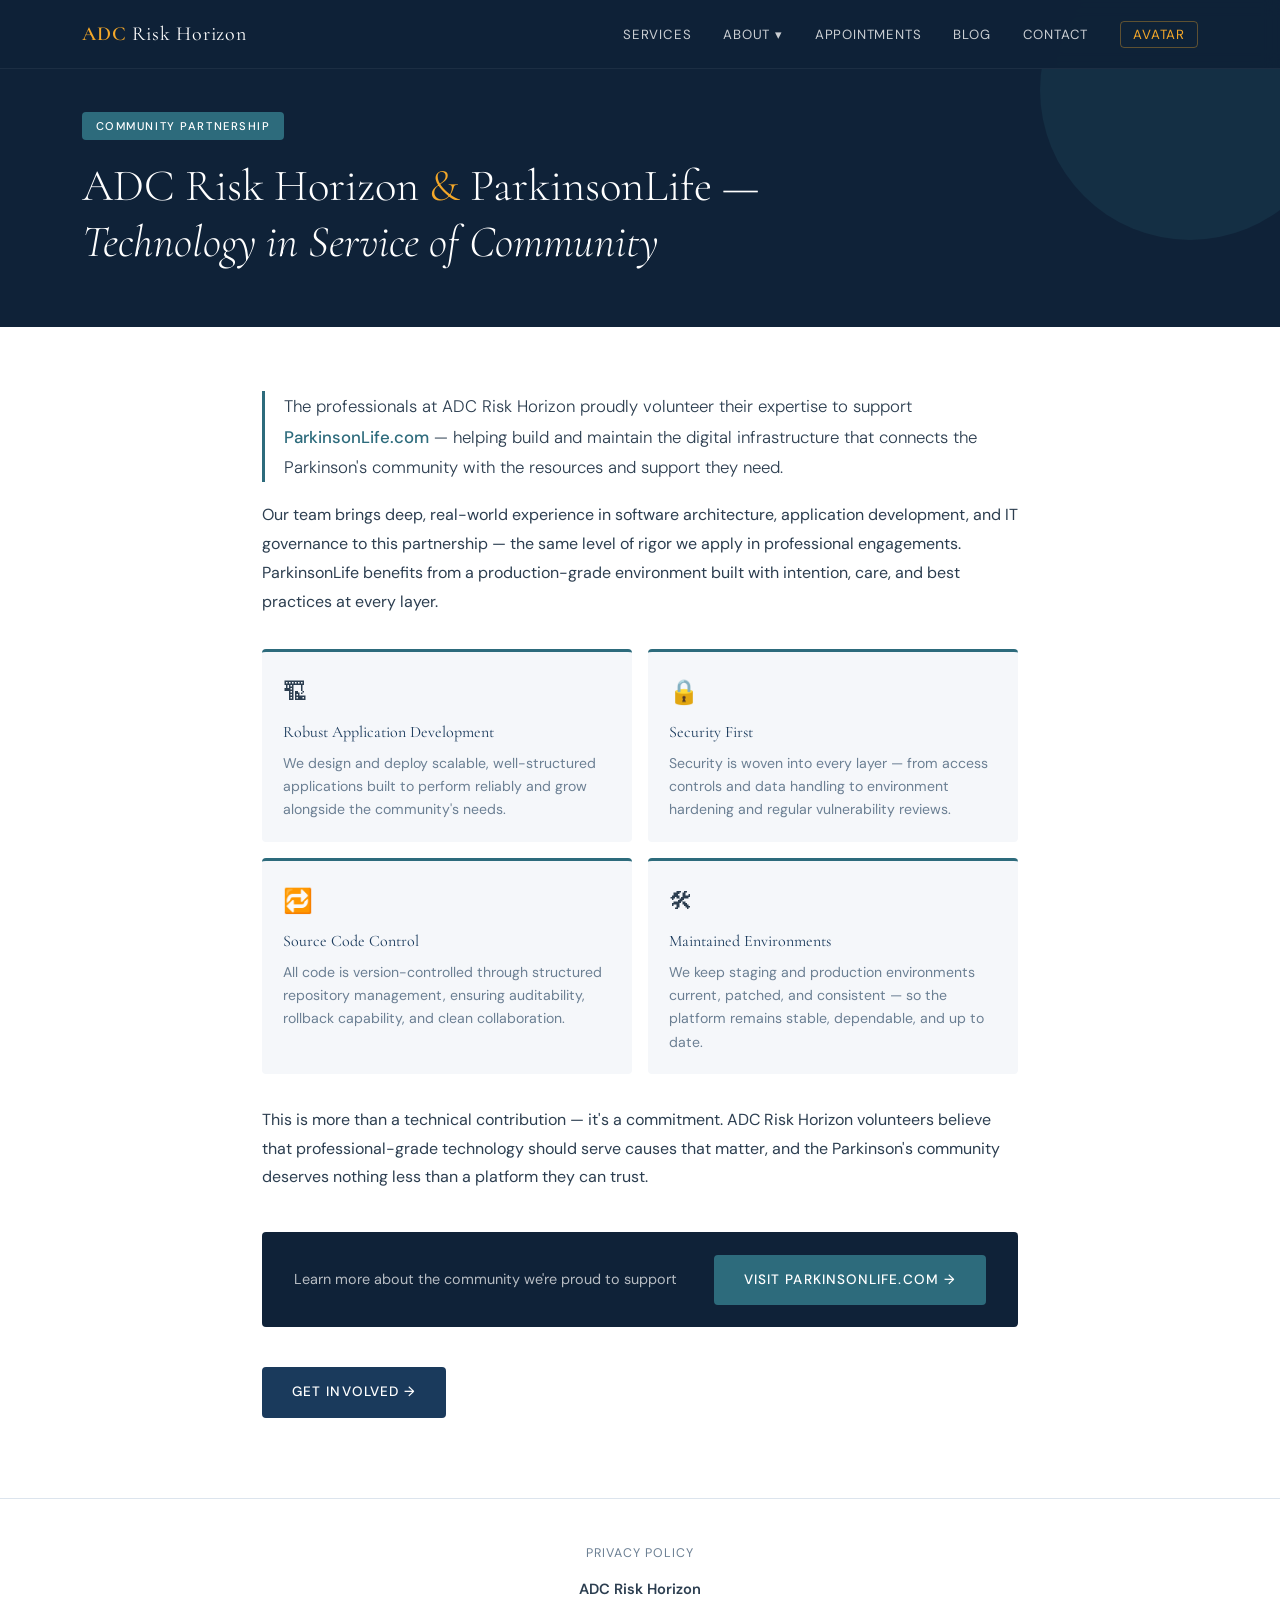
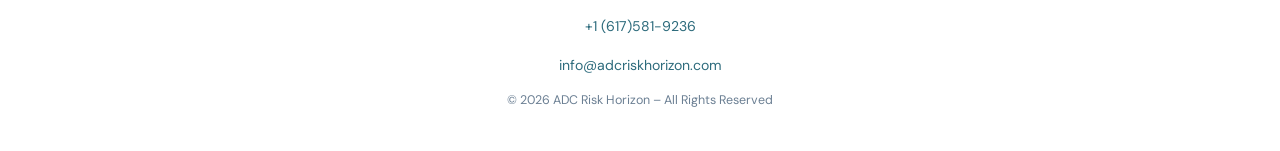
<file: parkinsonlife.html>
<!DOCTYPE html>
<html lang="en">
<head>
  <meta charset="UTF-8" />
  <meta name="viewport" content="width=device-width, initial-scale=1.0" />
  <title>ADC Risk Horizon &amp; ParkinsonLife | Community Partnership</title>
  <meta name="description" content="ADC Risk Horizon volunteers professional technology expertise to support ParkinsonLife.com — connecting the Parkinson's community with the digital infrastructure they deserve." />
  <link rel="stylesheet" href="css/style.css" />
  <link rel="preconnect" href="https://fonts.googleapis.com" />
  <link rel="preconnect" href="https://fonts.gstatic.com" crossorigin />
  <link href="https://fonts.googleapis.com/css2?family=Cormorant+Garamond:ital,wght@0,300;0,400;0,600;1,300;1,400&family=DM+Sans:wght@300;400;500&display=swap" rel="stylesheet" />
</head>
<body>

  <nav class="nav" id="nav">
    <div class="nav__inner">
      <a href="/" class="nav__logo">
        <span class="nav__logo-adc">ADC</span> Risk Horizon
      </a>
      <ul class="nav__links">
        <li><a href="/#services">Services</a></li>
        <li class="nav__dropdown-item">
          <a href="/#about" class="nav__dropdown-trigger">About ▾</a>
          <ul class="nav__dropdown">
            <li><a href="/#about">About ADC Risk Horizon</a></li>
            <li><a href="parkinsonlife.html">ParkinsonLife Partnership</a></li>
          </ul>
        </li>
        <li><a href="/#appointments">Appointments</a></li>
        <li><a href="/#blog">Blog</a></li>
        <li><a href="/#contact">Contact</a></li>
        <li><a href="http://avatar-alb-1125386798.us-east-1.elb.amazonaws.com" target="_blank" rel="noopener" class="nav__avatar-link">Avatar</a></li>
      </ul>
      <button class="nav__hamburger" id="hamburger" aria-label="Menu">
        <span></span><span></span><span></span>
      </button>
    </div>
    <div class="nav__mobile" id="mobileMenu">
      <a href="/#services">Services</a>
      <a href="/#about">About</a>
      <a href="parkinsonlife.html">ParkinsonLife Partnership</a>
      <a href="/#appointments">Appointments</a>
      <a href="/#blog">Blog</a>
      <a href="/#contact">Contact</a>
      <a href="http://avatar-alb-1125386798.us-east-1.elb.amazonaws.com" target="_blank" rel="noopener">Avatar</a>
    </div>
  </nav>

  <!-- HERO BANNER -->
  <section class="pl-hero">
    <div class="container">
      <span class="pl-tag">Community Partnership</span>
      <h1>ADC Risk Horizon <span>&amp;</span> ParkinsonLife —<br><em>Technology in Service of Community</em></h1>
    </div>
  </section>

  <!-- MAIN CONTENT -->
  <main class="pl-body">
    <div class="container pl-container">

      <p class="pl-lead">
        The professionals at ADC Risk Horizon proudly volunteer their expertise to support
        <a href="https://www.parkinsonlife.com" target="_blank" rel="noopener">ParkinsonLife.com</a> —
        helping build and maintain the digital infrastructure that connects the Parkinson's community with the resources and support they need.
      </p>

      <p>Our team brings deep, real-world experience in software architecture, application development, and IT governance to this partnership — the same level of rigor we apply in professional engagements. ParkinsonLife benefits from a production-grade environment built with intention, care, and best practices at every layer.</p>

      <div class="pl-pillars">
        <div class="pl-pillar">
          <div class="pl-pillar__icon">&#x1F3D7;</div>
          <h3>Robust Application Development</h3>
          <p>We design and deploy scalable, well-structured applications built to perform reliably and grow alongside the community's needs.</p>
        </div>
        <div class="pl-pillar">
          <div class="pl-pillar__icon">&#x1F512;</div>
          <h3>Security First</h3>
          <p>Security is woven into every layer — from access controls and data handling to environment hardening and regular vulnerability reviews.</p>
        </div>
        <div class="pl-pillar">
          <div class="pl-pillar__icon">&#x1F501;</div>
          <h3>Source Code Control</h3>
          <p>All code is version-controlled through structured repository management, ensuring auditability, rollback capability, and clean collaboration.</p>
        </div>
        <div class="pl-pillar">
          <div class="pl-pillar__icon">&#x1F6E0;</div>
          <h3>Maintained Environments</h3>
          <p>We keep staging and production environments current, patched, and consistent — so the platform remains stable, dependable, and up to date.</p>
        </div>
      </div>

      <p>This is more than a technical contribution — it's a commitment. ADC Risk Horizon volunteers believe that professional-grade technology should serve causes that matter, and the Parkinson's community deserves nothing less than a platform they can trust.</p>

      <div class="pl-cta-strip">
        <p>Learn more about the community we're proud to support</p>
        <a href="https://www.parkinsonlife.com" target="_blank" rel="noopener" class="btn btn--teal">Visit ParkinsonLife.com &rarr;</a>
      </div>

      <div style="margin-top:2.5rem;">
        <a href="/#contact" class="btn btn--primary">Get Involved &rarr;</a>
      </div>

    </div>
  </main>

  <footer class="footer">
    <div class="container footer__inner">
      <nav class="footer__links">
        <a href="privacy.html">Privacy Policy</a>
      </nav>
      <p class="footer__brand">ADC Risk Horizon</p>
      <p class="footer__phone"><a href="tel:+16175819236">+1 (617)581-9236</a></p>
      <p class="footer__email"><a href="mailto:info@adcriskhorizon.com">info@adcriskhorizon.com</a></p>
      <p class="footer__copy">&copy; 2026 ADC Risk Horizon – All Rights Reserved</p>
    </div>
  </footer>

  <script src="js/main.js"></script>
</body>
</html>
</file>
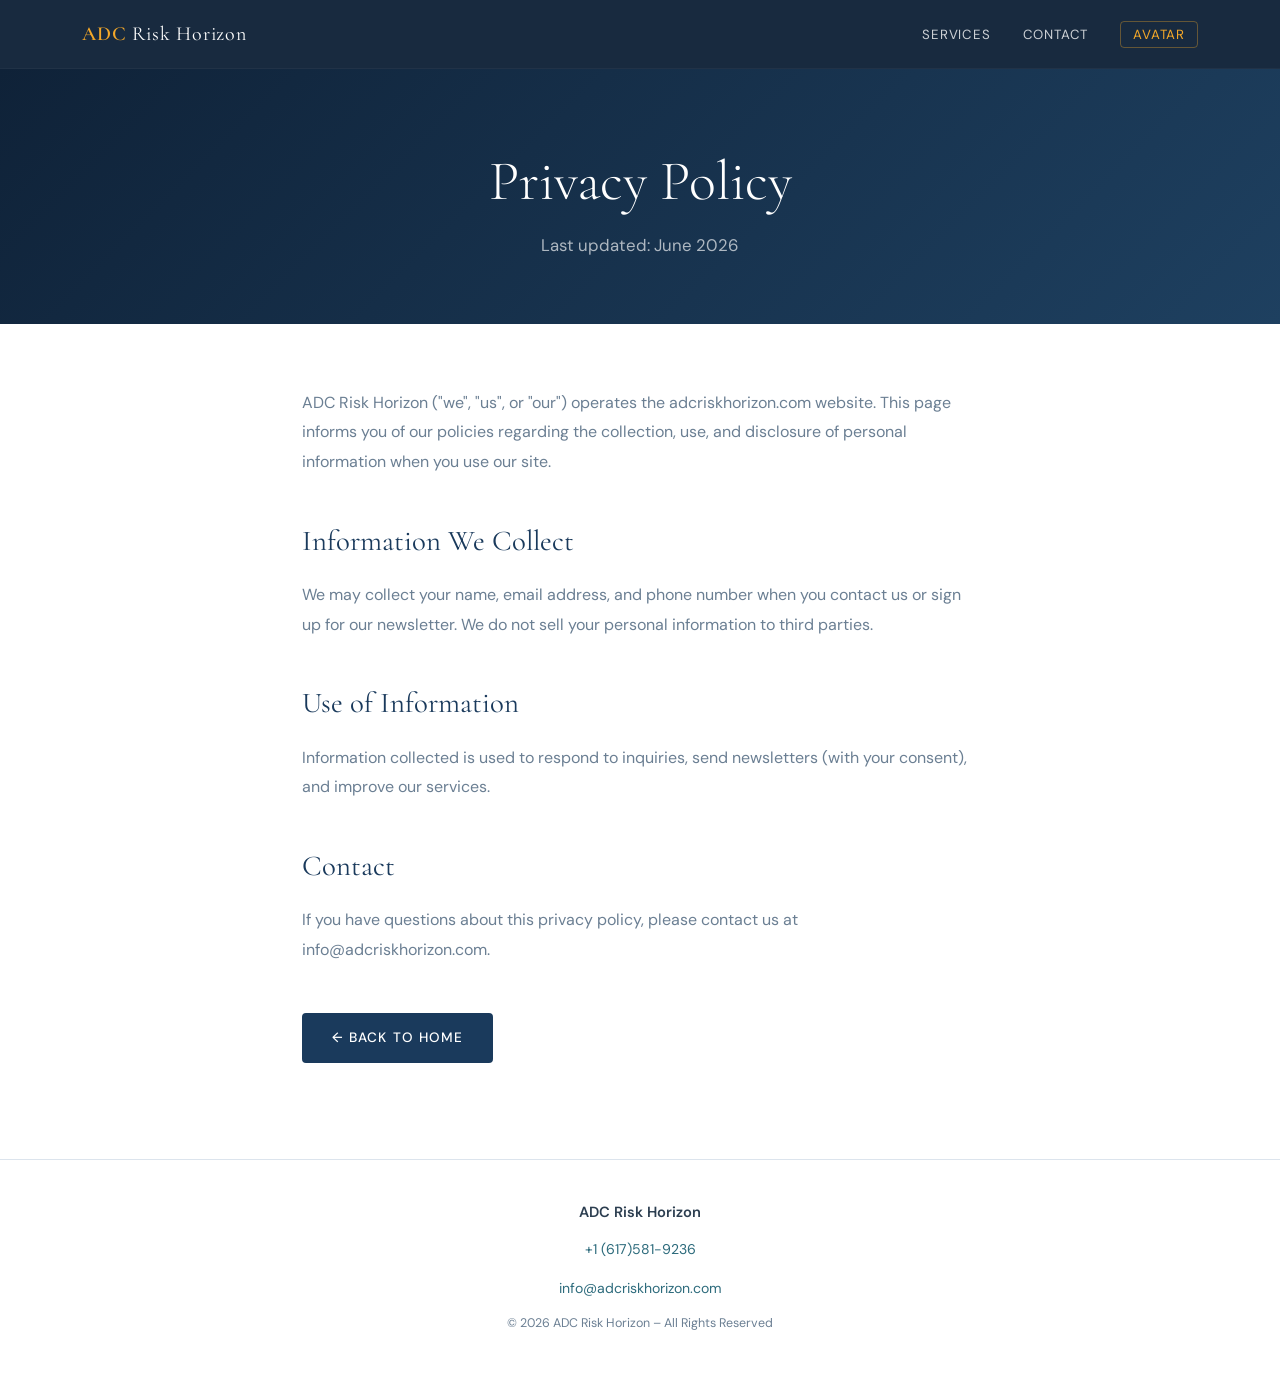
<file: privacy.html>
<!DOCTYPE html>
<html lang="en">
<head>
  <meta charset="UTF-8" />
  <meta name="viewport" content="width=device-width, initial-scale=1.0" />
  <title>Privacy Policy | ADC Risk Horizon</title>
  <link rel="stylesheet" href="css/style.css" />
  <link rel="stylesheet" href="css/blog.css" />
  <link href="https://fonts.googleapis.com/css2?family=Cormorant+Garamond:ital,wght@0,300;0,400;0,600;1,300;1,400&family=DM+Sans:wght@300;400;500&display=swap" rel="stylesheet" />
</head>
<body>
  <nav class="nav" id="nav">
    <div class="nav__inner">
      <a href="/" class="nav__logo"><span class="nav__logo-adc">ADC</span> Risk Horizon</a>
      <ul class="nav__links">
        <li><a href="/#services">Services</a></li>
        <li><a href="/#contact">Contact</a></li>
        <li><a href="http://avatar-alb-1125386798.us-east-1.elb.amazonaws.com" target="_blank" rel="noopener" class="nav__avatar-link">Avatar</a></li>
      </ul>
    </div>
  </nav>
  <article class="blog-post">
    <div class="blog-post__header">
      <div class="container">
        <h1>Privacy Policy</h1>
        <p class="blog-post__sub">Last updated: June 2026</p>
      </div>
    </div>
    <div class="blog-post__body container">
      <p>ADC Risk Horizon ("we", "us", or "our") operates the adcriskhorizon.com website. This page informs you of our policies regarding the collection, use, and disclosure of personal information when you use our site.</p>
      <h2>Information We Collect</h2>
      <p>We may collect your name, email address, and phone number when you contact us or sign up for our newsletter. We do not sell your personal information to third parties.</p>
      <h2>Use of Information</h2>
      <p>Information collected is used to respond to inquiries, send newsletters (with your consent), and improve our services.</p>
      <h2>Contact</h2>
      <p>If you have questions about this privacy policy, please contact us at <a href="mailto:info@adcriskhorizon.com">info@adcriskhorizon.com</a>.</p>
      <div class="blog-post__back">
        <a href="/" class="btn btn--primary">← Back to Home</a>
      </div>
    </div>
  </article>
  <footer class="footer">
    <div class="container footer__inner">
      <p class="footer__brand">ADC Risk Horizon</p>
      <p class="footer__phone"><a href="tel:+16175819236">+1 (617)581-9236</a></p>
      <p class="footer__email"><a href="mailto:info@adcriskhorizon.com">info@adcriskhorizon.com</a></p>
      <p class="footer__copy">&copy; 2026 ADC Risk Horizon – All Rights Reserved</p>
    </div>
  </footer>
</body>
</html>
</file>
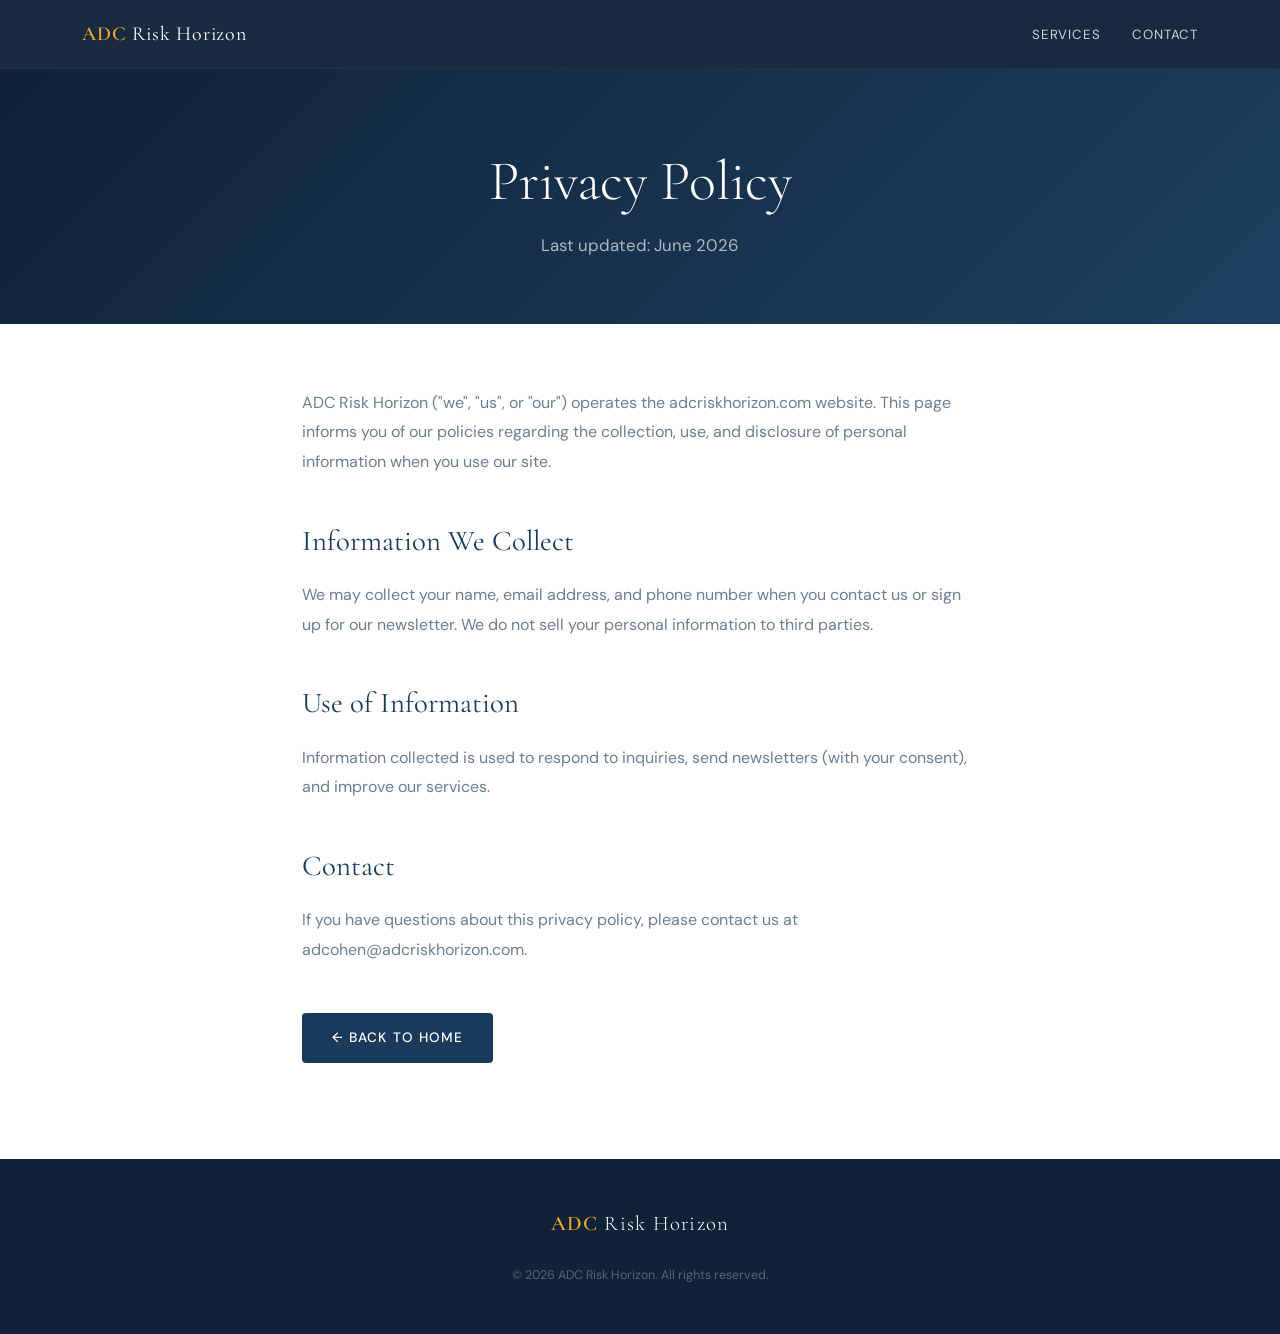
<file: adcriskhorizon/privacy.html>
<!DOCTYPE html>
<html lang="en">
<head>
  <meta charset="UTF-8" />
  <meta name="viewport" content="width=device-width, initial-scale=1.0" />
  <title>Privacy Policy | ADC Risk Horizon</title>
  <link rel="stylesheet" href="css/style.css" />
  <link rel="stylesheet" href="css/blog.css" />
  <link href="https://fonts.googleapis.com/css2?family=Cormorant+Garamond:ital,wght@0,300;0,400;0,600;1,300;1,400&family=DM+Sans:wght@300;400;500&display=swap" rel="stylesheet" />
</head>
<body>
  <nav class="nav" id="nav">
    <div class="nav__inner">
      <a href="/" class="nav__logo"><span class="nav__logo-adc">ADC</span> Risk Horizon</a>
      <ul class="nav__links">
        <li><a href="/#services">Services</a></li>
        <li><a href="/#contact">Contact</a></li>
      </ul>
    </div>
  </nav>
  <article class="blog-post">
    <div class="blog-post__header">
      <div class="container">
        <h1>Privacy Policy</h1>
        <p class="blog-post__sub">Last updated: June 2026</p>
      </div>
    </div>
    <div class="blog-post__body container">
      <p>ADC Risk Horizon ("we", "us", or "our") operates the adcriskhorizon.com website. This page informs you of our policies regarding the collection, use, and disclosure of personal information when you use our site.</p>
      <h2>Information We Collect</h2>
      <p>We may collect your name, email address, and phone number when you contact us or sign up for our newsletter. We do not sell your personal information to third parties.</p>
      <h2>Use of Information</h2>
      <p>Information collected is used to respond to inquiries, send newsletters (with your consent), and improve our services.</p>
      <h2>Contact</h2>
      <p>If you have questions about this privacy policy, please contact us at <a href="mailto:adcohen@adcriskhorizon.com">adcohen@adcriskhorizon.com</a>.</p>
      <div class="blog-post__back">
        <a href="/" class="btn btn--primary">← Back to Home</a>
      </div>
    </div>
  </article>
  <footer class="footer">
    <div class="container footer__inner">
      <p class="footer__brand"><span>ADC</span> Risk Horizon</p>
      <p class="footer__copy">&copy; 2026 ADC Risk Horizon. All rights reserved.</p>
    </div>
  </footer>
</body>
</html>
</file>
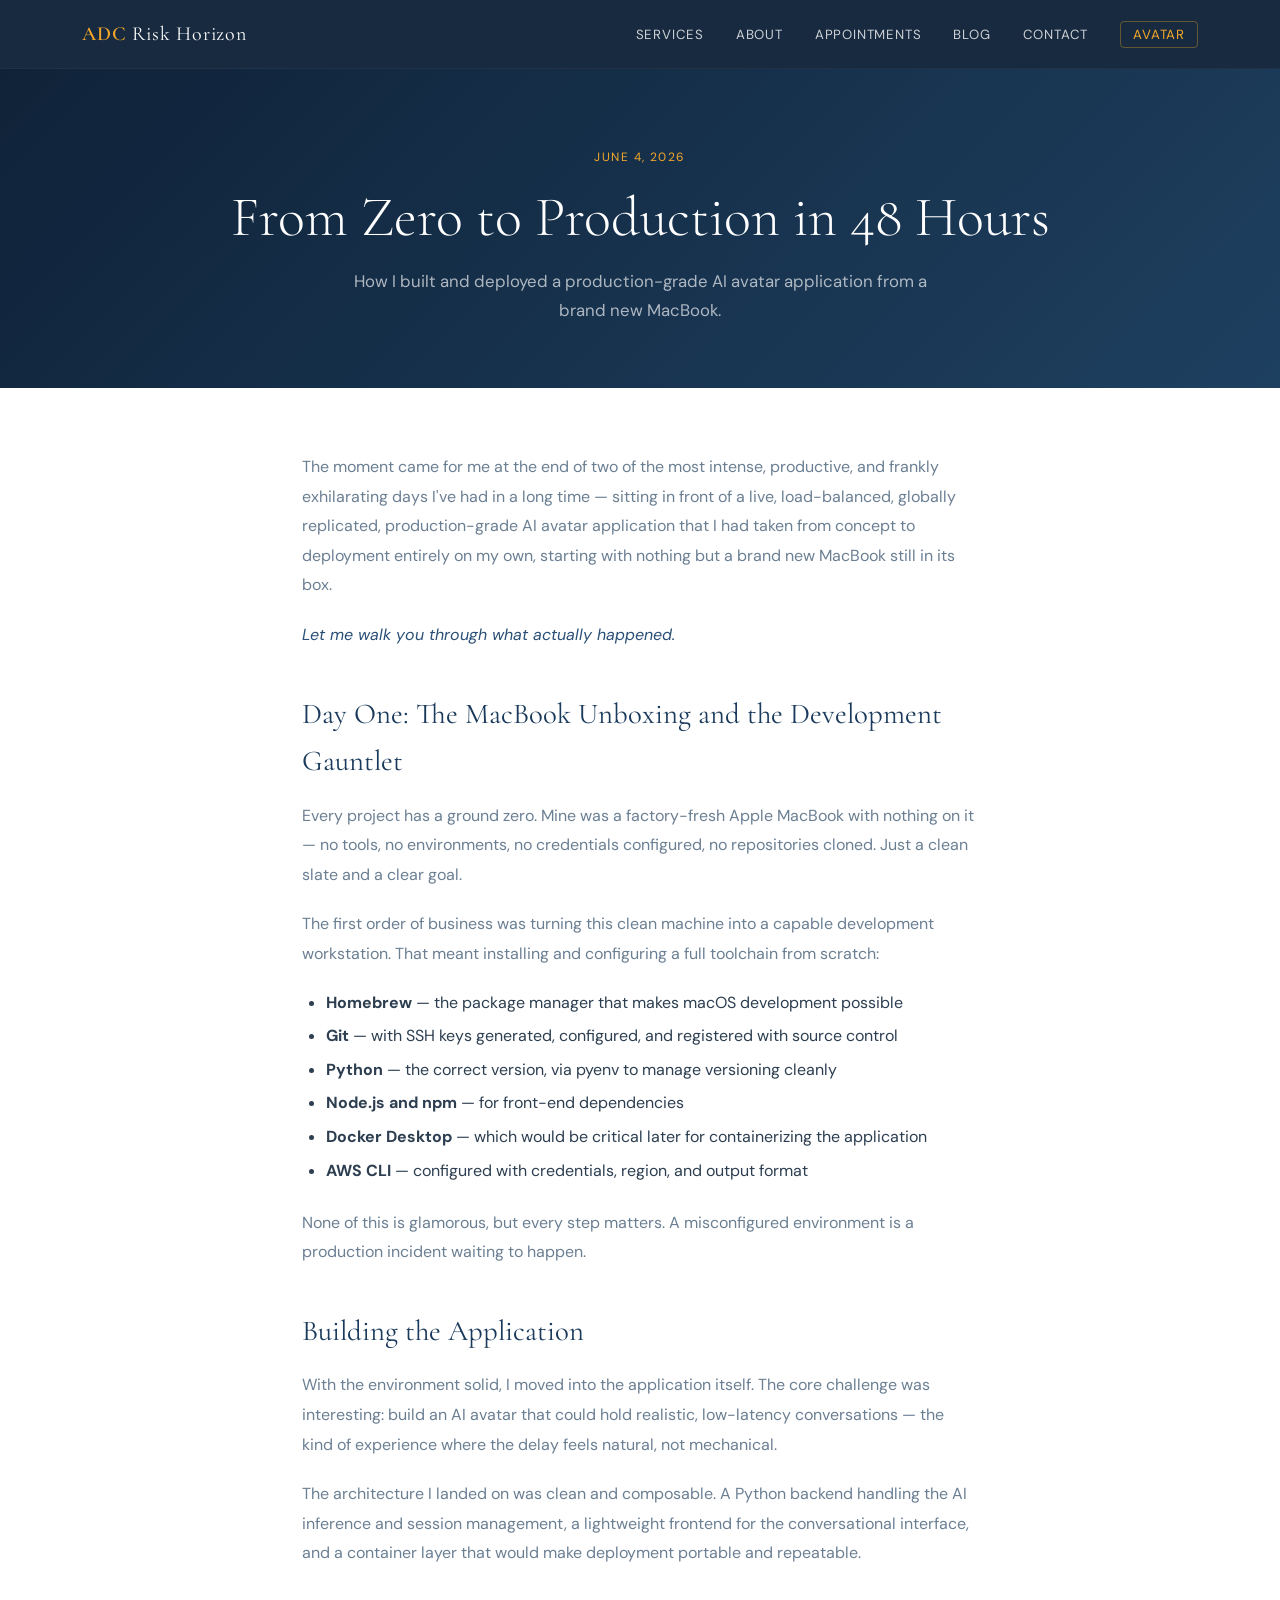
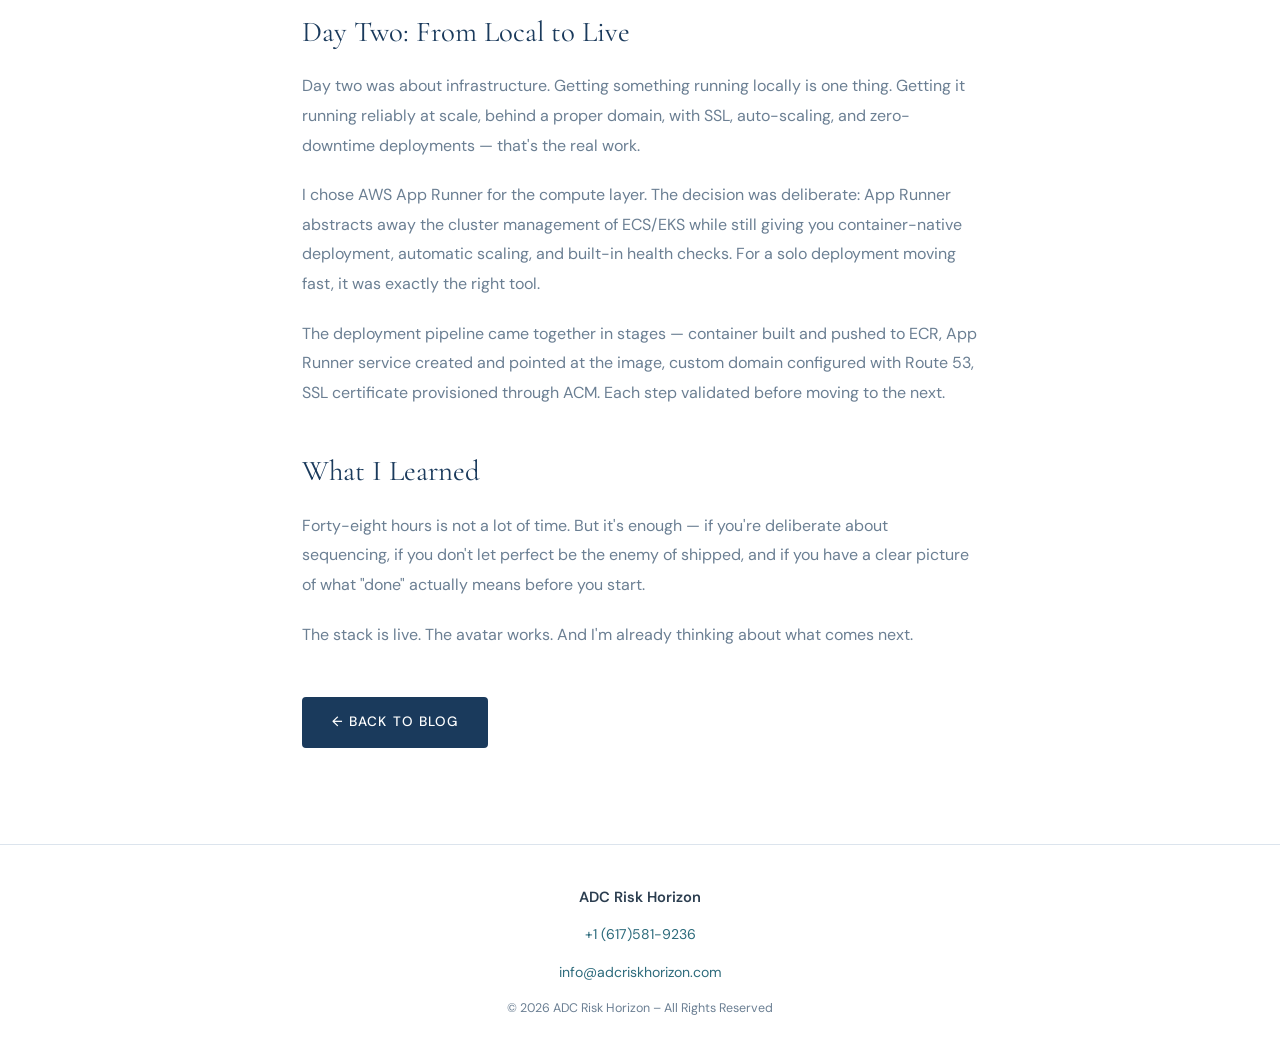
<file: blog/from-zero-to-production.html>
<!DOCTYPE html>
<html lang="en">
<head>
  <meta charset="UTF-8" />
  <meta name="viewport" content="width=device-width, initial-scale=1.0" />
  <title>From Zero to Production in 48 Hours | ADC Risk Horizon Blog</title>
  <link rel="stylesheet" href="../css/style.css" />
  <link rel="stylesheet" href="../css/blog.css" />
  <link href="https://fonts.googleapis.com/css2?family=Cormorant+Garamond:ital,wght@0,300;0,400;0,600;1,300;1,400&family=DM+Sans:wght@300;400;500&display=swap" rel="stylesheet" />
</head>
<body>
  <nav class="nav" id="nav">
    <div class="nav__inner">
      <a href="/" class="nav__logo"><span class="nav__logo-adc">ADC</span> Risk Horizon</a>
      <ul class="nav__links">
        <li><a href="/#services">Services</a></li>
        <li><a href="/#about">About</a></li>
        <li><a href="/#appointments">Appointments</a></li>
        <li><a href="/#blog">Blog</a></li>
        <li><a href="/#contact">Contact</a></li>
        <li><a href="http://avatar-alb-1125386798.us-east-1.elb.amazonaws.com" target="_blank" rel="noopener" class="nav__avatar-link">Avatar</a></li>
      </ul>
    </div>
  </nav>

  <article class="blog-post">
    <div class="blog-post__header">
      <div class="container">
        <p class="blog-post__date">June 4, 2026</p>
        <h1>From Zero to Production in 48 Hours</h1>
        <p class="blog-post__sub">How I built and deployed a production-grade AI avatar application from a brand new MacBook.</p>
      </div>
    </div>
    <div class="blog-post__body container">
      <p>The moment came for me at the end of two of the most intense, productive, and frankly exhilarating days I've had in a long time — sitting in front of a live, load-balanced, globally replicated, production-grade AI avatar application that I had taken from concept to deployment entirely on my own, starting with nothing but a brand new MacBook still in its box.</p>
      <p><em>Let me walk you through what actually happened.</em></p>

      <h2>Day One: The MacBook Unboxing and the Development Gauntlet</h2>
      <p>Every project has a ground zero. Mine was a factory-fresh Apple MacBook with nothing on it — no tools, no environments, no credentials configured, no repositories cloned. Just a clean slate and a clear goal.</p>
      <p>The first order of business was turning this clean machine into a capable development workstation. That meant installing and configuring a full toolchain from scratch:</p>
      <ul>
        <li><strong>Homebrew</strong> — the package manager that makes macOS development possible</li>
        <li><strong>Git</strong> — with SSH keys generated, configured, and registered with source control</li>
        <li><strong>Python</strong> — the correct version, via pyenv to manage versioning cleanly</li>
        <li><strong>Node.js and npm</strong> — for front-end dependencies</li>
        <li><strong>Docker Desktop</strong> — which would be critical later for containerizing the application</li>
        <li><strong>AWS CLI</strong> — configured with credentials, region, and output format</li>
      </ul>
      <p>None of this is glamorous, but every step matters. A misconfigured environment is a production incident waiting to happen.</p>

      <h2>Building the Application</h2>
      <p>With the environment solid, I moved into the application itself. The core challenge was interesting: build an AI avatar that could hold realistic, low-latency conversations — the kind of experience where the delay feels natural, not mechanical.</p>
      <p>The architecture I landed on was clean and composable. A Python backend handling the AI inference and session management, a lightweight frontend for the conversational interface, and a container layer that would make deployment portable and repeatable.</p>

      <h2>Day Two: From Local to Live</h2>
      <p>Day two was about infrastructure. Getting something running locally is one thing. Getting it running reliably at scale, behind a proper domain, with SSL, auto-scaling, and zero-downtime deployments — that's the real work.</p>
      <p>I chose AWS App Runner for the compute layer. The decision was deliberate: App Runner abstracts away the cluster management of ECS/EKS while still giving you container-native deployment, automatic scaling, and built-in health checks. For a solo deployment moving fast, it was exactly the right tool.</p>
      <p>The deployment pipeline came together in stages — container built and pushed to ECR, App Runner service created and pointed at the image, custom domain configured with Route 53, SSL certificate provisioned through ACM. Each step validated before moving to the next.</p>

      <h2>What I Learned</h2>
      <p>Forty-eight hours is not a lot of time. But it's enough — if you're deliberate about sequencing, if you don't let perfect be the enemy of shipped, and if you have a clear picture of what "done" actually means before you start.</p>
      <p>The stack is live. The avatar works. And I'm already thinking about what comes next.</p>

      <div class="blog-post__back">
        <a href="/#blog" class="btn btn--primary">← Back to Blog</a>
      </div>
    </div>
  </article>

  <footer class="footer">
    <div class="container footer__inner">
      <p class="footer__brand">ADC Risk Horizon</p>
      <p class="footer__phone"><a href="tel:+16175819236">+1 (617)581-9236</a></p>
      <p class="footer__email"><a href="mailto:info@adcriskhorizon.com">info@adcriskhorizon.com</a></p>
      <p class="footer__copy">&copy; 2026 ADC Risk Horizon – All Rights Reserved</p>
    </div>
  </footer>
  <script src="../js/main.js"></script>
</body>
</html>
</file>
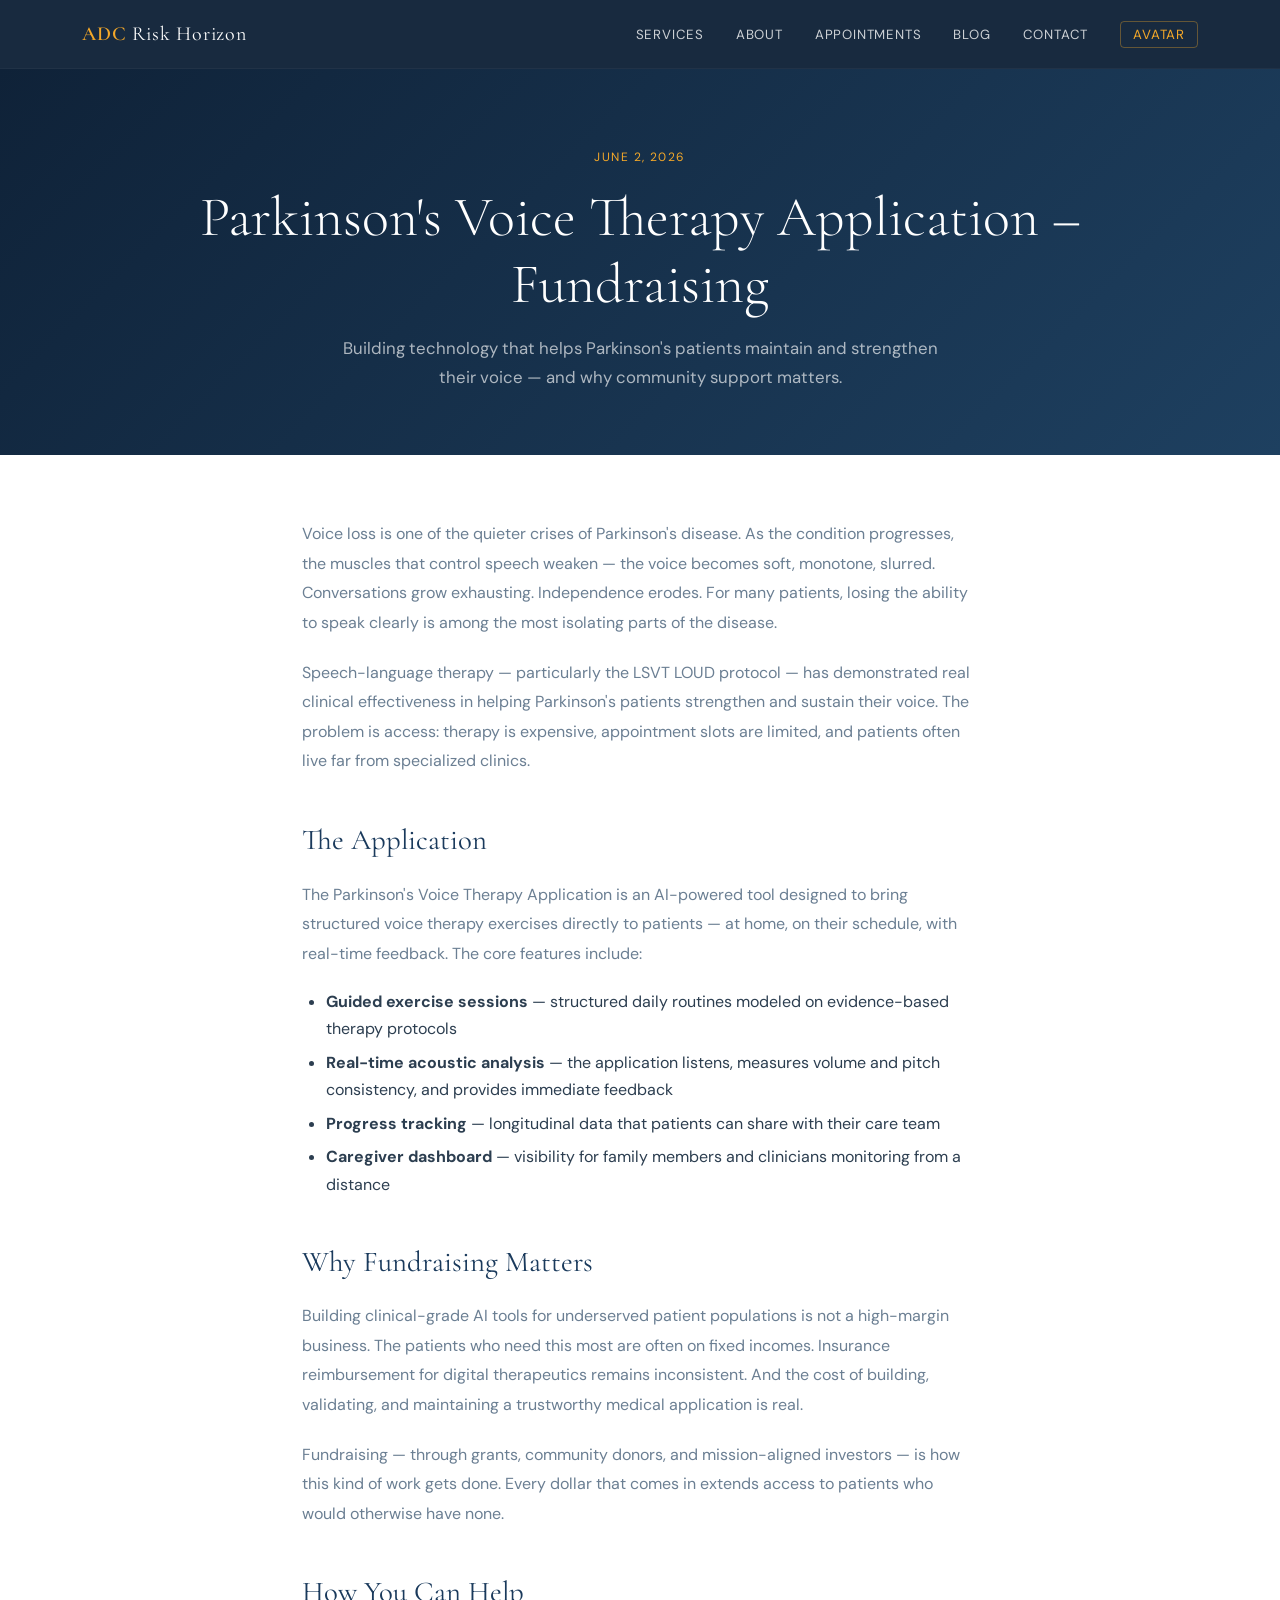
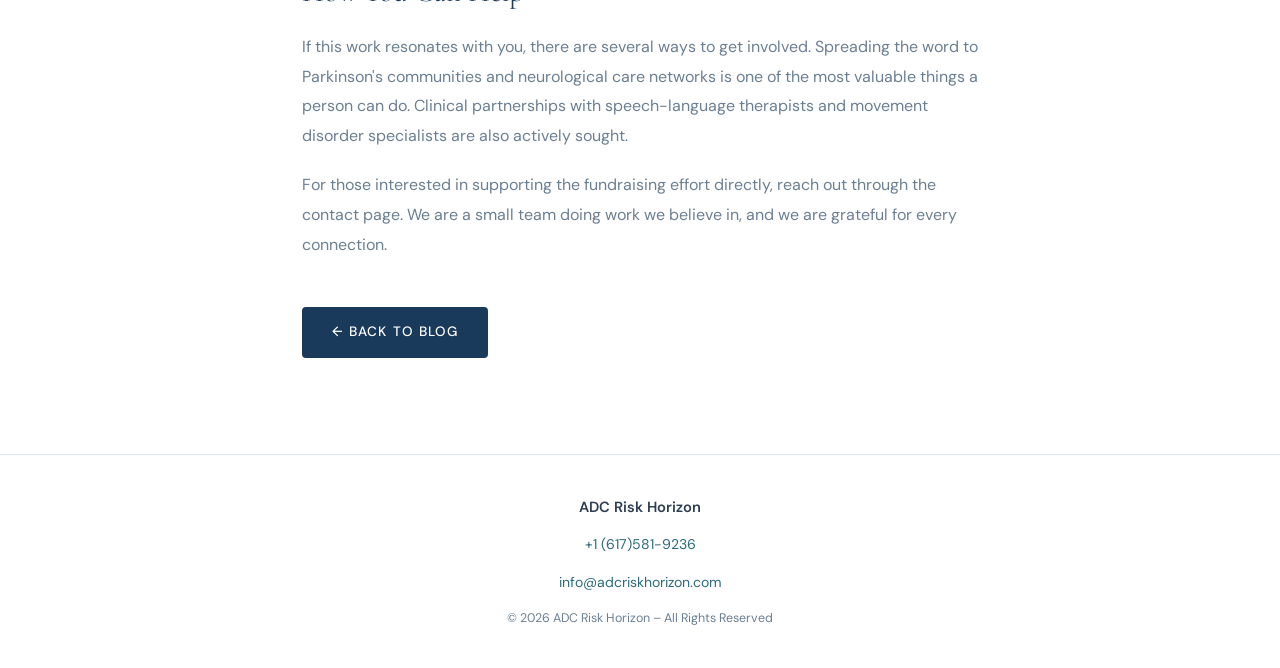
<file: blog/parkinsons-voice-therapy-fundraising.html>
<!DOCTYPE html>
<html lang="en">
<head>
  <meta charset="UTF-8" />
  <meta name="viewport" content="width=device-width, initial-scale=1.0" />
  <title>Parkinson's Voice Therapy Application – Fundraising | ADC Risk Horizon Blog</title>
  <link rel="stylesheet" href="../css/style.css" />
  <link rel="stylesheet" href="../css/blog.css" />
  <link href="https://fonts.googleapis.com/css2?family=Cormorant+Garamond:ital,wght@0,300;0,400;0,600;1,300;1,400&family=DM+Sans:wght@300;400;500&display=swap" rel="stylesheet" />
</head>
<body>
  <nav class="nav" id="nav">
    <div class="nav__inner">
      <a href="/" class="nav__logo"><span class="nav__logo-adc">ADC</span> Risk Horizon</a>
      <ul class="nav__links">
        <li><a href="/#services">Services</a></li>
        <li><a href="/#about">About</a></li>
        <li><a href="/#appointments">Appointments</a></li>
        <li><a href="/#blog">Blog</a></li>
        <li><a href="/#contact">Contact</a></li>
        <li><a href="http://avatar-alb-1125386798.us-east-1.elb.amazonaws.com" target="_blank" rel="noopener" class="nav__avatar-link">Avatar</a></li>
      </ul>
    </div>
  </nav>

  <article class="blog-post">
    <div class="blog-post__header">
      <div class="container">
        <p class="blog-post__date">June 2, 2026</p>
        <h1>Parkinson's Voice Therapy Application – Fundraising</h1>
        <p class="blog-post__sub">Building technology that helps Parkinson's patients maintain and strengthen their voice — and why community support matters.</p>
      </div>
    </div>
    <div class="blog-post__body container">
      <p>Voice loss is one of the quieter crises of Parkinson's disease. As the condition progresses, the muscles that control speech weaken — the voice becomes soft, monotone, slurred. Conversations grow exhausting. Independence erodes. For many patients, losing the ability to speak clearly is among the most isolating parts of the disease.</p>
      <p>Speech-language therapy — particularly the LSVT LOUD protocol — has demonstrated real clinical effectiveness in helping Parkinson's patients strengthen and sustain their voice. The problem is access: therapy is expensive, appointment slots are limited, and patients often live far from specialized clinics.</p>

      <h2>The Application</h2>
      <p>The Parkinson's Voice Therapy Application is an AI-powered tool designed to bring structured voice therapy exercises directly to patients — at home, on their schedule, with real-time feedback. The core features include:</p>
      <ul>
        <li><strong>Guided exercise sessions</strong> — structured daily routines modeled on evidence-based therapy protocols</li>
        <li><strong>Real-time acoustic analysis</strong> — the application listens, measures volume and pitch consistency, and provides immediate feedback</li>
        <li><strong>Progress tracking</strong> — longitudinal data that patients can share with their care team</li>
        <li><strong>Caregiver dashboard</strong> — visibility for family members and clinicians monitoring from a distance</li>
      </ul>

      <h2>Why Fundraising Matters</h2>
      <p>Building clinical-grade AI tools for underserved patient populations is not a high-margin business. The patients who need this most are often on fixed incomes. Insurance reimbursement for digital therapeutics remains inconsistent. And the cost of building, validating, and maintaining a trustworthy medical application is real.</p>
      <p>Fundraising — through grants, community donors, and mission-aligned investors — is how this kind of work gets done. Every dollar that comes in extends access to patients who would otherwise have none.</p>

      <h2>How You Can Help</h2>
      <p>If this work resonates with you, there are several ways to get involved. Spreading the word to Parkinson's communities and neurological care networks is one of the most valuable things a person can do. Clinical partnerships with speech-language therapists and movement disorder specialists are also actively sought.</p>
      <p>For those interested in supporting the fundraising effort directly, reach out through the contact page. We are a small team doing work we believe in, and we are grateful for every connection.</p>

      <div class="blog-post__back">
        <a href="/#blog" class="btn btn--primary">← Back to Blog</a>
      </div>
    </div>
  </article>

  <footer class="footer">
    <div class="container footer__inner">
      <p class="footer__brand">ADC Risk Horizon</p>
      <p class="footer__phone"><a href="tel:+16175819236">+1 (617)581-9236</a></p>
      <p class="footer__email"><a href="mailto:info@adcriskhorizon.com">info@adcriskhorizon.com</a></p>
      <p class="footer__copy">&copy; 2026 ADC Risk Horizon – All Rights Reserved</p>
    </div>
  </footer>
  <script src="../js/main.js"></script>
</body>
</html>
</file>
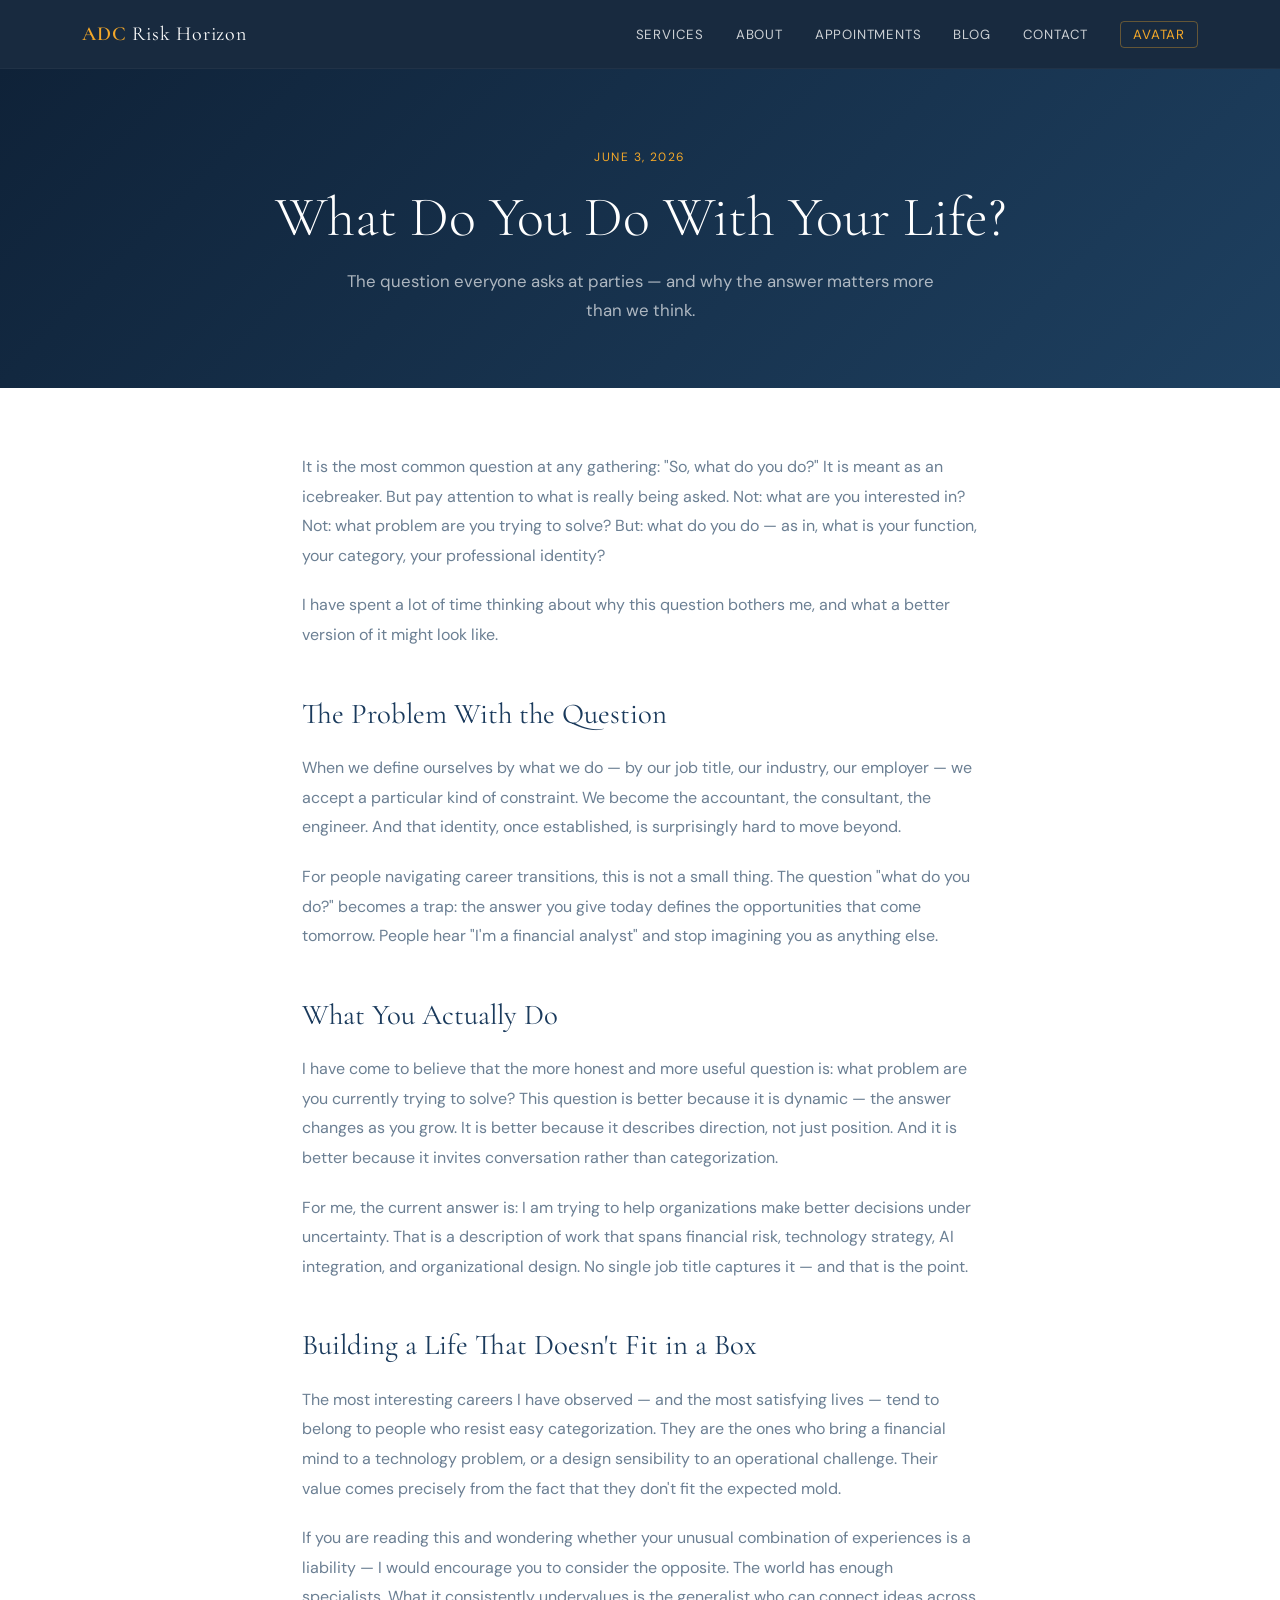
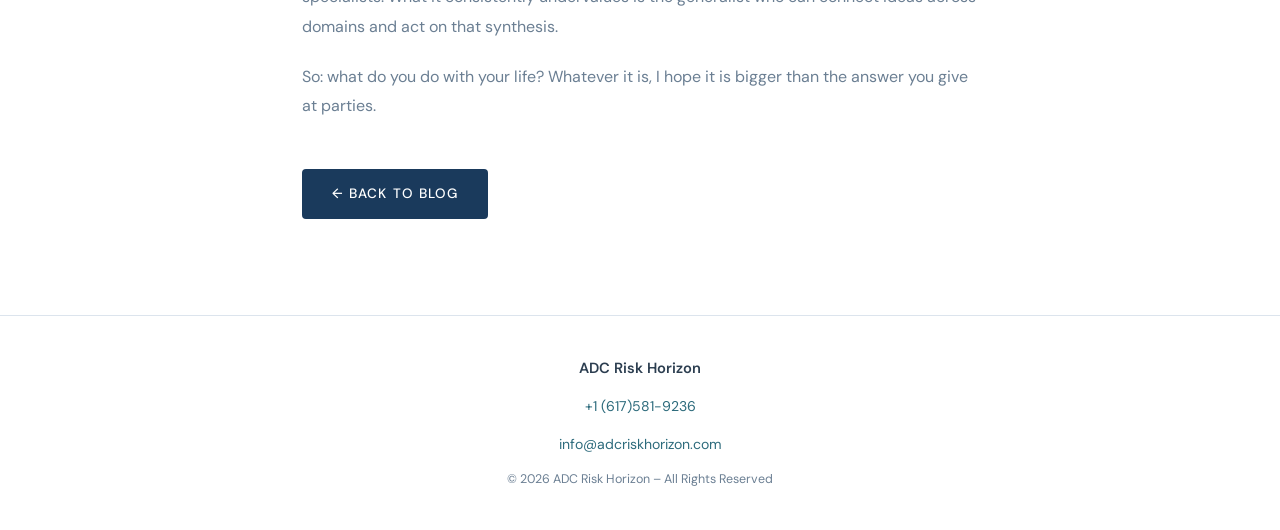
<file: blog/what-do-you-do-with-your-life.html>
<!DOCTYPE html>
<html lang="en">
<head>
  <meta charset="UTF-8" />
  <meta name="viewport" content="width=device-width, initial-scale=1.0" />
  <title>What Do You Do With Your Life? | ADC Risk Horizon Blog</title>
  <link rel="stylesheet" href="../css/style.css" />
  <link rel="stylesheet" href="../css/blog.css" />
  <link href="https://fonts.googleapis.com/css2?family=Cormorant+Garamond:ital,wght@0,300;0,400;0,600;1,300;1,400&family=DM+Sans:wght@300;400;500&display=swap" rel="stylesheet" />
</head>
<body>
  <nav class="nav" id="nav">
    <div class="nav__inner">
      <a href="/" class="nav__logo"><span class="nav__logo-adc">ADC</span> Risk Horizon</a>
      <ul class="nav__links">
        <li><a href="/#services">Services</a></li>
        <li><a href="/#about">About</a></li>
        <li><a href="/#appointments">Appointments</a></li>
        <li><a href="/#blog">Blog</a></li>
        <li><a href="/#contact">Contact</a></li>
        <li><a href="http://avatar-alb-1125386798.us-east-1.elb.amazonaws.com" target="_blank" rel="noopener" class="nav__avatar-link">Avatar</a></li>
      </ul>
    </div>
  </nav>

  <article class="blog-post">
    <div class="blog-post__header">
      <div class="container">
        <p class="blog-post__date">June 3, 2026</p>
        <h1>What Do You Do With Your Life?</h1>
        <p class="blog-post__sub">The question everyone asks at parties — and why the answer matters more than we think.</p>
      </div>
    </div>
    <div class="blog-post__body container">
      <p>It is the most common question at any gathering: "So, what do you do?" It is meant as an icebreaker. But pay attention to what is really being asked. Not: what are you interested in? Not: what problem are you trying to solve? But: what do you do — as in, what is your function, your category, your professional identity?</p>
      <p>I have spent a lot of time thinking about why this question bothers me, and what a better version of it might look like.</p>

      <h2>The Problem With the Question</h2>
      <p>When we define ourselves by what we do — by our job title, our industry, our employer — we accept a particular kind of constraint. We become the accountant, the consultant, the engineer. And that identity, once established, is surprisingly hard to move beyond.</p>
      <p>For people navigating career transitions, this is not a small thing. The question "what do you do?" becomes a trap: the answer you give today defines the opportunities that come tomorrow. People hear "I'm a financial analyst" and stop imagining you as anything else.</p>

      <h2>What You Actually Do</h2>
      <p>I have come to believe that the more honest and more useful question is: what problem are you currently trying to solve? This question is better because it is dynamic — the answer changes as you grow. It is better because it describes direction, not just position. And it is better because it invites conversation rather than categorization.</p>
      <p>For me, the current answer is: I am trying to help organizations make better decisions under uncertainty. That is a description of work that spans financial risk, technology strategy, AI integration, and organizational design. No single job title captures it — and that is the point.</p>

      <h2>Building a Life That Doesn't Fit in a Box</h2>
      <p>The most interesting careers I have observed — and the most satisfying lives — tend to belong to people who resist easy categorization. They are the ones who bring a financial mind to a technology problem, or a design sensibility to an operational challenge. Their value comes precisely from the fact that they don't fit the expected mold.</p>
      <p>If you are reading this and wondering whether your unusual combination of experiences is a liability — I would encourage you to consider the opposite. The world has enough specialists. What it consistently undervalues is the generalist who can connect ideas across domains and act on that synthesis.</p>
      <p>So: what do you do with your life? Whatever it is, I hope it is bigger than the answer you give at parties.</p>

      <div class="blog-post__back">
        <a href="/#blog" class="btn btn--primary">← Back to Blog</a>
      </div>
    </div>
  </article>

  <footer class="footer">
    <div class="container footer__inner">
      <p class="footer__brand">ADC Risk Horizon</p>
      <p class="footer__phone"><a href="tel:+16175819236">+1 (617)581-9236</a></p>
      <p class="footer__email"><a href="mailto:info@adcriskhorizon.com">info@adcriskhorizon.com</a></p>
      <p class="footer__copy">&copy; 2026 ADC Risk Horizon – All Rights Reserved</p>
    </div>
  </footer>
  <script src="../js/main.js"></script>
</body>
</html>
</file>
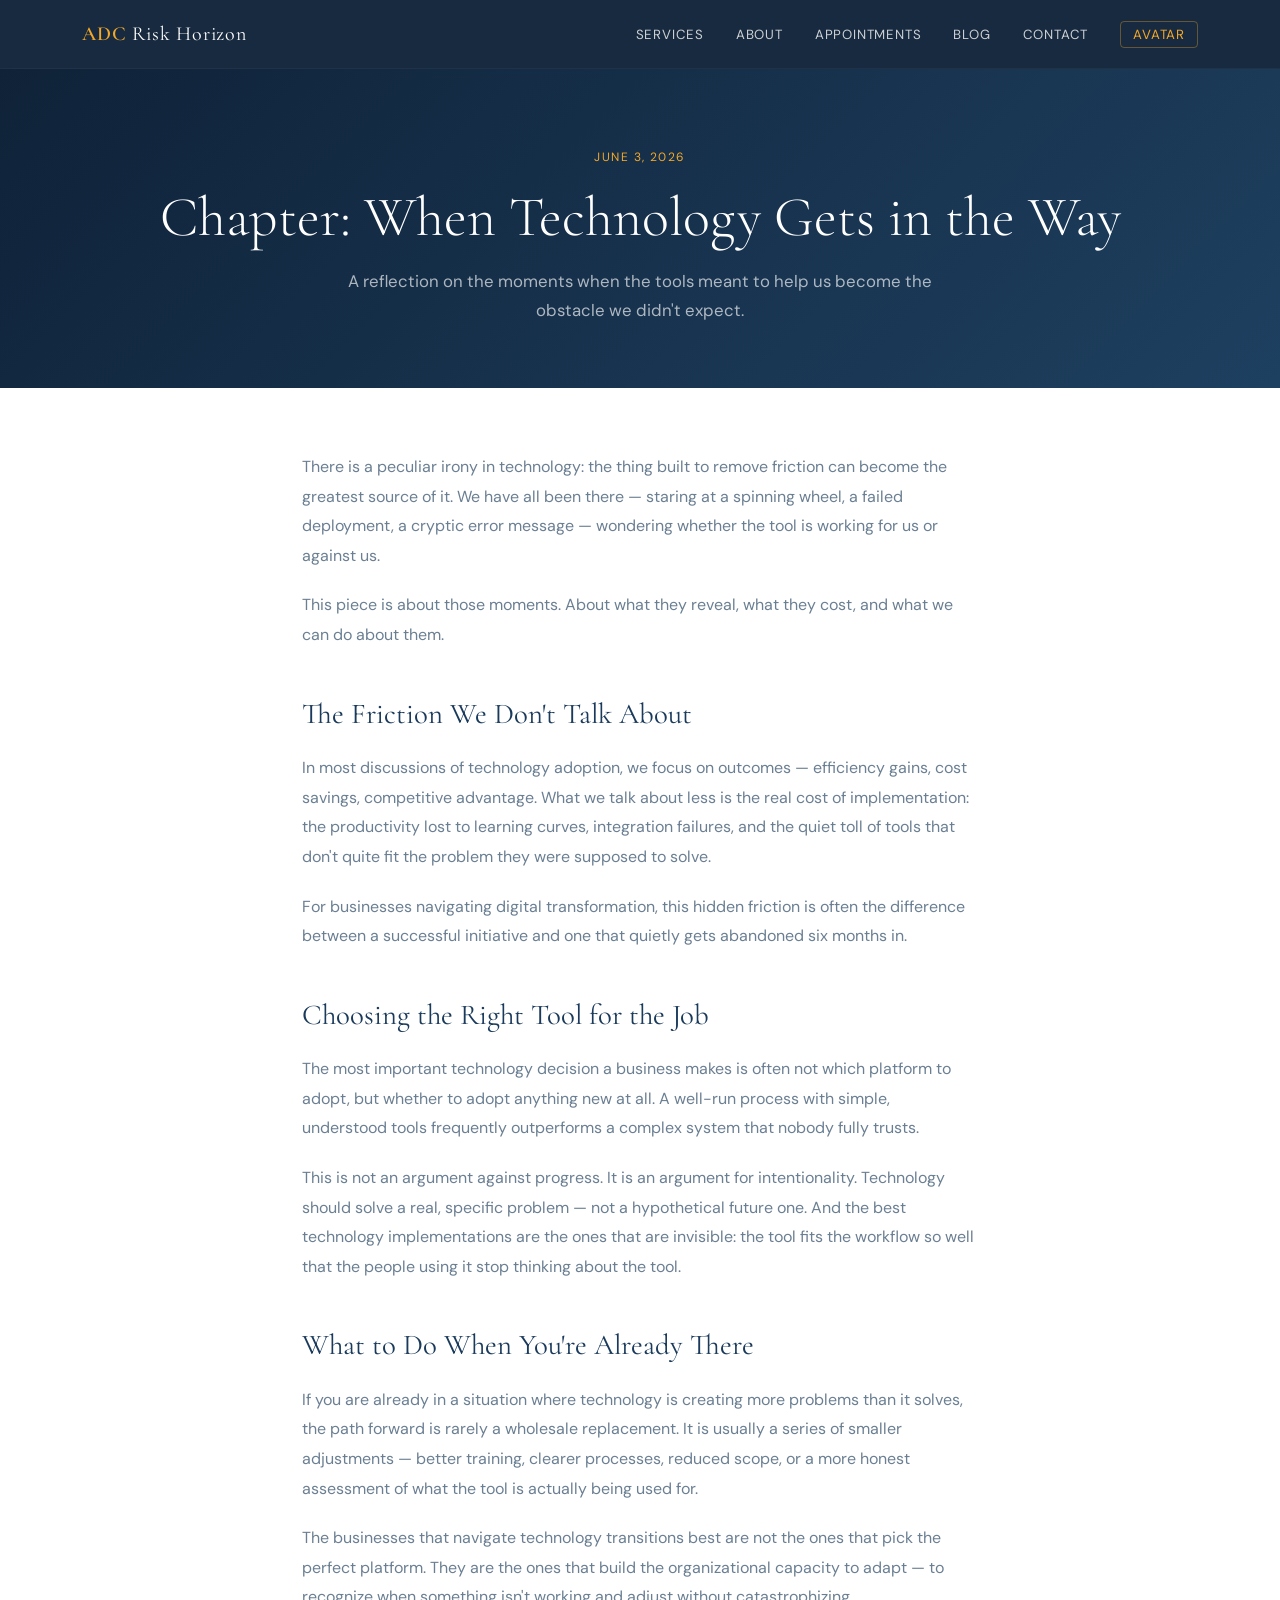
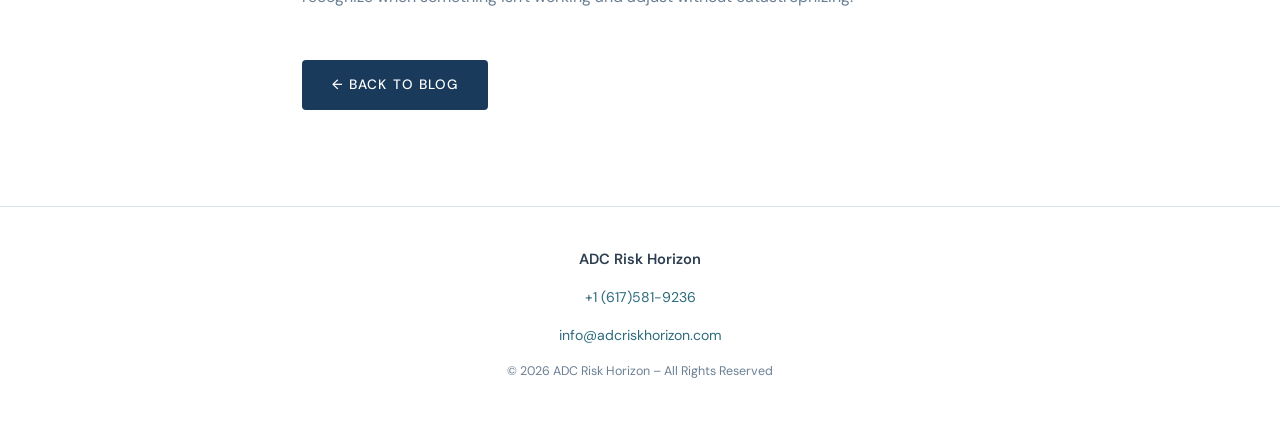
<file: blog/when-technology-gets-in-the-way.html>
<!DOCTYPE html>
<html lang="en">
<head>
  <meta charset="UTF-8" />
  <meta name="viewport" content="width=device-width, initial-scale=1.0" />
  <title>When Technology Gets in the Way | ADC Risk Horizon Blog</title>
  <link rel="stylesheet" href="../css/style.css" />
  <link rel="stylesheet" href="../css/blog.css" />
  <link href="https://fonts.googleapis.com/css2?family=Cormorant+Garamond:ital,wght@0,300;0,400;0,600;1,300;1,400&family=DM+Sans:wght@300;400;500&display=swap" rel="stylesheet" />
</head>
<body>
  <nav class="nav" id="nav">
    <div class="nav__inner">
      <a href="/" class="nav__logo"><span class="nav__logo-adc">ADC</span> Risk Horizon</a>
      <ul class="nav__links">
        <li><a href="/#services">Services</a></li>
        <li><a href="/#about">About</a></li>
        <li><a href="/#appointments">Appointments</a></li>
        <li><a href="/#blog">Blog</a></li>
        <li><a href="/#contact">Contact</a></li>
        <li><a href="http://avatar-alb-1125386798.us-east-1.elb.amazonaws.com" target="_blank" rel="noopener" class="nav__avatar-link">Avatar</a></li>
      </ul>
    </div>
  </nav>

  <article class="blog-post">
    <div class="blog-post__header">
      <div class="container">
        <p class="blog-post__date">June 3, 2026</p>
        <h1>Chapter: When Technology Gets in the Way</h1>
        <p class="blog-post__sub">A reflection on the moments when the tools meant to help us become the obstacle we didn't expect.</p>
      </div>
    </div>
    <div class="blog-post__body container">
      <p>There is a peculiar irony in technology: the thing built to remove friction can become the greatest source of it. We have all been there — staring at a spinning wheel, a failed deployment, a cryptic error message — wondering whether the tool is working for us or against us.</p>
      <p>This piece is about those moments. About what they reveal, what they cost, and what we can do about them.</p>

      <h2>The Friction We Don't Talk About</h2>
      <p>In most discussions of technology adoption, we focus on outcomes — efficiency gains, cost savings, competitive advantage. What we talk about less is the real cost of implementation: the productivity lost to learning curves, integration failures, and the quiet toll of tools that don't quite fit the problem they were supposed to solve.</p>
      <p>For businesses navigating digital transformation, this hidden friction is often the difference between a successful initiative and one that quietly gets abandoned six months in.</p>

      <h2>Choosing the Right Tool for the Job</h2>
      <p>The most important technology decision a business makes is often not which platform to adopt, but whether to adopt anything new at all. A well-run process with simple, understood tools frequently outperforms a complex system that nobody fully trusts.</p>
      <p>This is not an argument against progress. It is an argument for intentionality. Technology should solve a real, specific problem — not a hypothetical future one. And the best technology implementations are the ones that are invisible: the tool fits the workflow so well that the people using it stop thinking about the tool.</p>

      <h2>What to Do When You're Already There</h2>
      <p>If you are already in a situation where technology is creating more problems than it solves, the path forward is rarely a wholesale replacement. It is usually a series of smaller adjustments — better training, clearer processes, reduced scope, or a more honest assessment of what the tool is actually being used for.</p>
      <p>The businesses that navigate technology transitions best are not the ones that pick the perfect platform. They are the ones that build the organizational capacity to adapt — to recognize when something isn't working and adjust without catastrophizing.</p>

      <div class="blog-post__back">
        <a href="/#blog" class="btn btn--primary">← Back to Blog</a>
      </div>
    </div>
  </article>

  <footer class="footer">
    <div class="container footer__inner">
      <p class="footer__brand">ADC Risk Horizon</p>
      <p class="footer__phone"><a href="tel:+16175819236">+1 (617)581-9236</a></p>
      <p class="footer__email"><a href="mailto:info@adcriskhorizon.com">info@adcriskhorizon.com</a></p>
      <p class="footer__copy">&copy; 2026 ADC Risk Horizon – All Rights Reserved</p>
    </div>
  </footer>
  <script src="../js/main.js"></script>
</body>
</html>
</file>
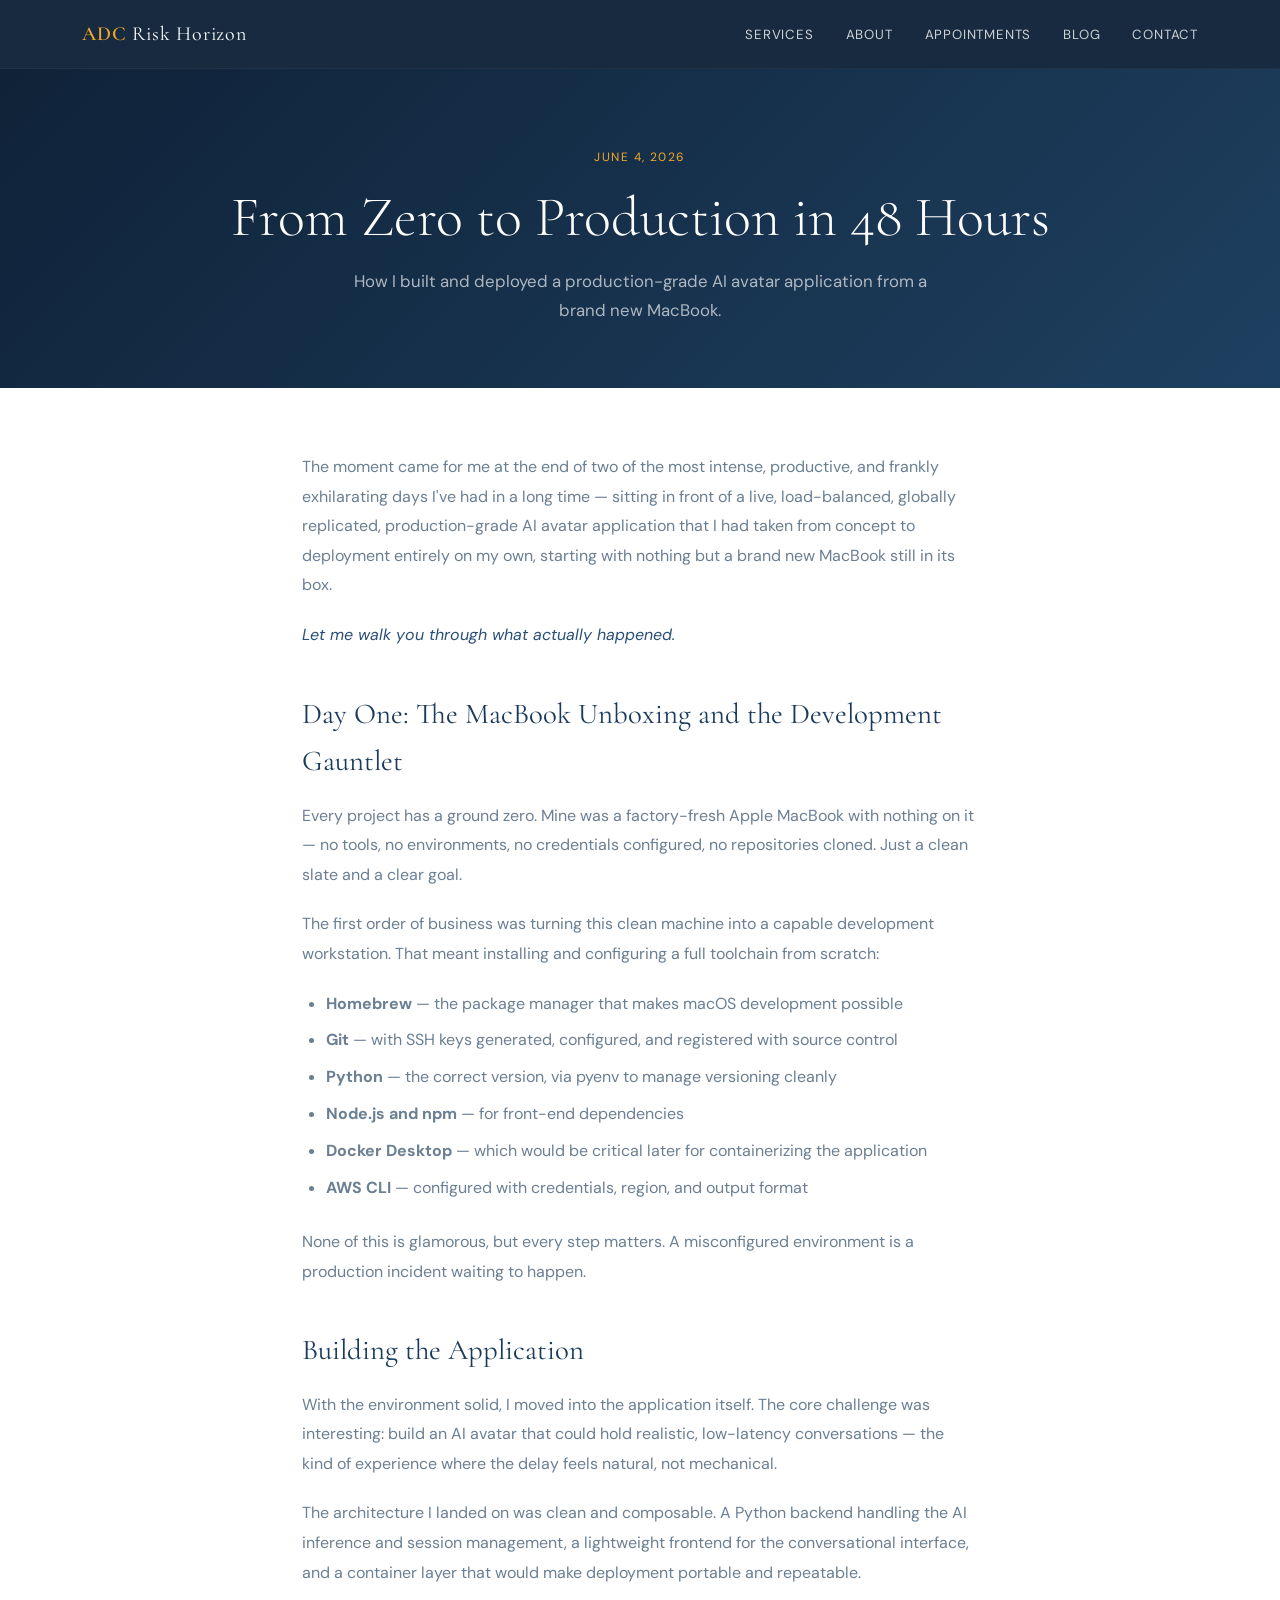
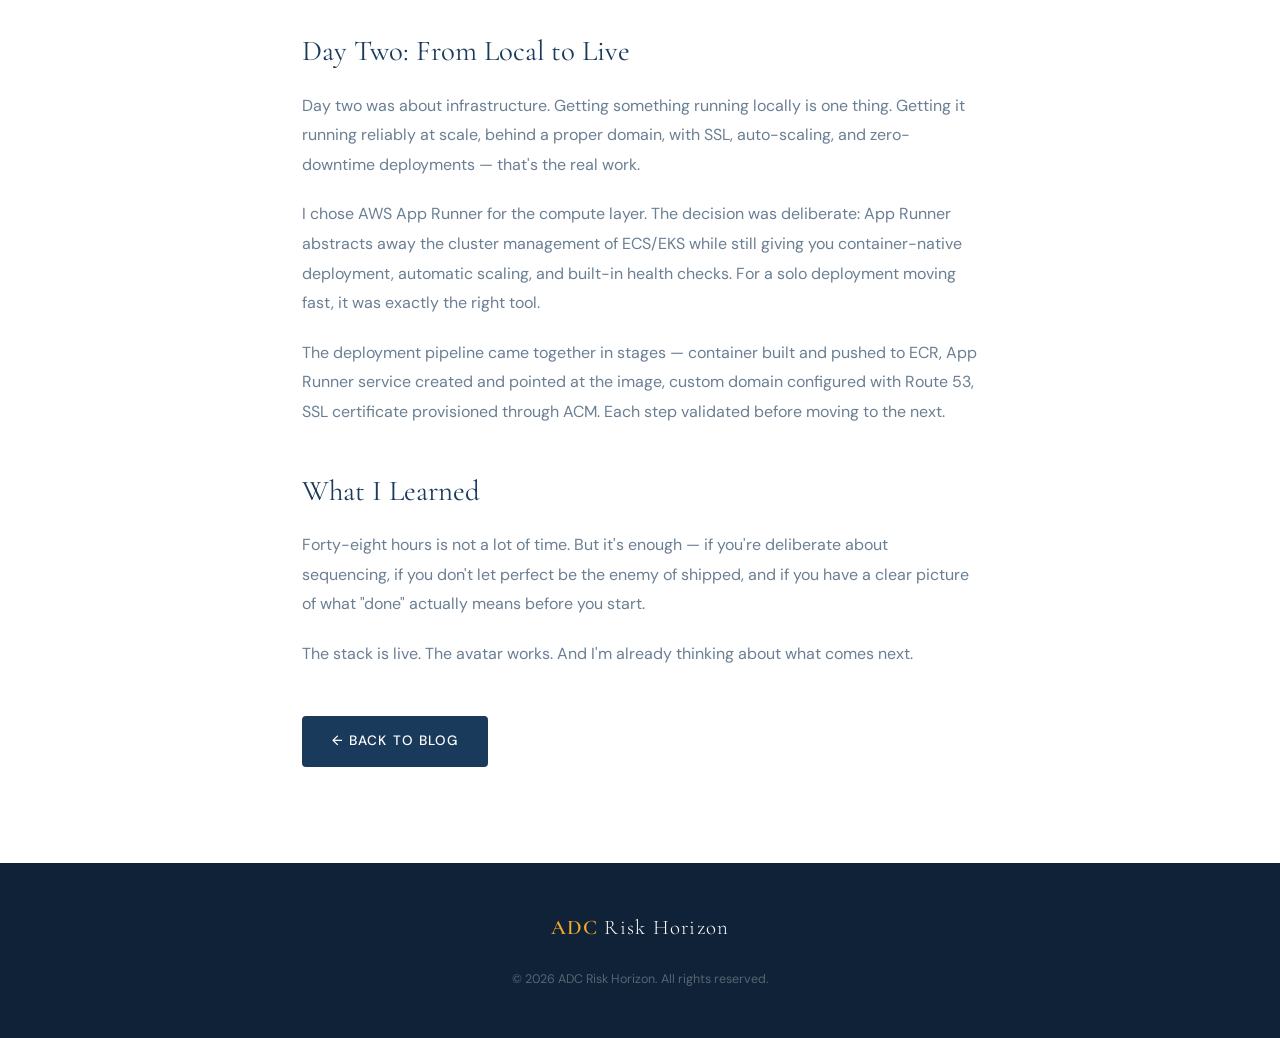
<file: adcriskhorizon/blog/from-zero-to-production.html>
<!DOCTYPE html>
<html lang="en">
<head>
  <meta charset="UTF-8" />
  <meta name="viewport" content="width=device-width, initial-scale=1.0" />
  <title>From Zero to Production in 48 Hours | ADC Risk Horizon Blog</title>
  <link rel="stylesheet" href="../css/style.css" />
  <link rel="stylesheet" href="../css/blog.css" />
  <link href="https://fonts.googleapis.com/css2?family=Cormorant+Garamond:ital,wght@0,300;0,400;0,600;1,300;1,400&family=DM+Sans:wght@300;400;500&display=swap" rel="stylesheet" />
</head>
<body>
  <nav class="nav" id="nav">
    <div class="nav__inner">
      <a href="/" class="nav__logo"><span class="nav__logo-adc">ADC</span> Risk Horizon</a>
      <ul class="nav__links">
        <li><a href="/#services">Services</a></li>
        <li><a href="/#about">About</a></li>
        <li><a href="/#appointments">Appointments</a></li>
        <li><a href="/#blog">Blog</a></li>
        <li><a href="/#contact">Contact</a></li>
      </ul>
    </div>
  </nav>

  <article class="blog-post">
    <div class="blog-post__header">
      <div class="container">
        <p class="blog-post__date">June 4, 2026</p>
        <h1>From Zero to Production in 48 Hours</h1>
        <p class="blog-post__sub">How I built and deployed a production-grade AI avatar application from a brand new MacBook.</p>
      </div>
    </div>
    <div class="blog-post__body container">
      <p>The moment came for me at the end of two of the most intense, productive, and frankly exhilarating days I've had in a long time — sitting in front of a live, load-balanced, globally replicated, production-grade AI avatar application that I had taken from concept to deployment entirely on my own, starting with nothing but a brand new MacBook still in its box.</p>
      <p><em>Let me walk you through what actually happened.</em></p>

      <h2>Day One: The MacBook Unboxing and the Development Gauntlet</h2>
      <p>Every project has a ground zero. Mine was a factory-fresh Apple MacBook with nothing on it — no tools, no environments, no credentials configured, no repositories cloned. Just a clean slate and a clear goal.</p>
      <p>The first order of business was turning this clean machine into a capable development workstation. That meant installing and configuring a full toolchain from scratch:</p>
      <ul>
        <li><strong>Homebrew</strong> — the package manager that makes macOS development possible</li>
        <li><strong>Git</strong> — with SSH keys generated, configured, and registered with source control</li>
        <li><strong>Python</strong> — the correct version, via pyenv to manage versioning cleanly</li>
        <li><strong>Node.js and npm</strong> — for front-end dependencies</li>
        <li><strong>Docker Desktop</strong> — which would be critical later for containerizing the application</li>
        <li><strong>AWS CLI</strong> — configured with credentials, region, and output format</li>
      </ul>
      <p>None of this is glamorous, but every step matters. A misconfigured environment is a production incident waiting to happen.</p>

      <h2>Building the Application</h2>
      <p>With the environment solid, I moved into the application itself. The core challenge was interesting: build an AI avatar that could hold realistic, low-latency conversations — the kind of experience where the delay feels natural, not mechanical.</p>
      <p>The architecture I landed on was clean and composable. A Python backend handling the AI inference and session management, a lightweight frontend for the conversational interface, and a container layer that would make deployment portable and repeatable.</p>

      <h2>Day Two: From Local to Live</h2>
      <p>Day two was about infrastructure. Getting something running locally is one thing. Getting it running reliably at scale, behind a proper domain, with SSL, auto-scaling, and zero-downtime deployments — that's the real work.</p>
      <p>I chose AWS App Runner for the compute layer. The decision was deliberate: App Runner abstracts away the cluster management of ECS/EKS while still giving you container-native deployment, automatic scaling, and built-in health checks. For a solo deployment moving fast, it was exactly the right tool.</p>
      <p>The deployment pipeline came together in stages — container built and pushed to ECR, App Runner service created and pointed at the image, custom domain configured with Route 53, SSL certificate provisioned through ACM. Each step validated before moving to the next.</p>

      <h2>What I Learned</h2>
      <p>Forty-eight hours is not a lot of time. But it's enough — if you're deliberate about sequencing, if you don't let perfect be the enemy of shipped, and if you have a clear picture of what "done" actually means before you start.</p>
      <p>The stack is live. The avatar works. And I'm already thinking about what comes next.</p>

      <div class="blog-post__back">
        <a href="/#blog" class="btn btn--primary">← Back to Blog</a>
      </div>
    </div>
  </article>

  <footer class="footer">
    <div class="container footer__inner">
      <p class="footer__brand"><span>ADC</span> Risk Horizon</p>
      <p class="footer__copy">&copy; 2026 ADC Risk Horizon. All rights reserved.</p>
    </div>
  </footer>
  <script src="../js/main.js"></script>
</body>
</html>
</file>
<file: css/style.css>
/* ============================================
   ADC Risk Horizon — Main Stylesheet
   ============================================ */

:root {
  --navy:         #1a3a5c;
  --navy-dark:    #0f2238;
  --navy-mid:     #2a4f76;
  --teal:         #2d6b7c;
  --teal-dark:    #1f4f5c;
  --gold:         #f4a829;
  --gold-light:   #fcc357;
  --heading-blue: #5573a0;
  --slate:        #5b7a99;
  --light:        #f5f7fa;
  --white:        #ffffff;
  --text:         #2c3e50;
  --text-muted:   #6b7f93;
  --border:       #dce4ed;

  --font-display: 'Cormorant Garamond', Georgia, serif;
  --font-body:    'DM Sans', sans-serif;

  --max-w:    1180px;
  --radius:   4px;
  --transition: 0.28s cubic-bezier(0.4,0,0.2,1);
}

*, *::before, *::after { box-sizing: border-box; margin: 0; padding: 0; }

html { scroll-behavior: smooth; font-size: 16px; }

body {
  font-family: var(--font-body);
  color: var(--text);
  background: var(--white);
  line-height: 1.65;
  -webkit-font-smoothing: antialiased;
}

img { max-width: 100%; display: block; }
a  { color: inherit; text-decoration: none; }

.container {
  max-width: var(--max-w);
  margin: 0 auto;
  padding: 0 2rem;
}

/* ── Buttons ───────────────────────────────── */
.btn {
  display: inline-block;
  padding: 0.75rem 1.75rem;
  font-family: var(--font-body);
  font-size: 0.85rem;
  font-weight: 500;
  letter-spacing: 0.08em;
  text-transform: uppercase;
  border: 2px solid transparent;
  cursor: pointer;
  transition: var(--transition);
  border-radius: var(--radius);
}
.btn--teal {
  background: var(--teal);
  color: var(--white);
  border-color: var(--teal);
}
.btn--teal:hover {
  background: var(--teal-dark);
  border-color: var(--teal-dark);
}
.btn--sm {
  padding: 0.45rem 1.1rem;
  font-size: 0.78rem;
}
.btn--primary {
  background: var(--navy);
  color: var(--white);
  border-color: var(--navy);
}
.btn--primary:hover {
  background: var(--navy-mid);
  border-color: var(--navy-mid);
}

/* ── Section Helpers ───────────────────────── */
.section-header {
  text-align: center;
  margin-bottom: 3rem;
}
.section-header h2 {
  font-family: var(--font-display);
  font-size: clamp(1.8rem, 3.5vw, 2.6rem);
  font-weight: 300;
  color: var(--heading-blue);
  line-height: 1.25;
}
.section-header--light h2 { color: var(--white); }

.section-rule {
  width: 48px;
  height: 2px;
  background: var(--border);
  margin: 1.1rem auto 0;
}

/* ── NAV ───────────────────────────────────── */
.nav {
  position: fixed;
  top: 0; left: 0; right: 0;
  z-index: 100;
  background: rgba(15, 34, 56, 0.96);
  backdrop-filter: blur(8px);
  border-bottom: 1px solid rgba(255,255,255,0.06);
  transition: var(--transition);
}
.nav__inner {
  max-width: var(--max-w);
  margin: 0 auto;
  padding: 0 2rem;
  height: 68px;
  display: flex;
  align-items: center;
  justify-content: space-between;
}
.nav__logo {
  font-family: var(--font-display);
  font-size: 1.25rem;
  font-weight: 400;
  color: var(--white);
  letter-spacing: 0.04em;
}
.nav__logo-adc { color: var(--gold); font-weight: 600; }

.nav__links {
  display: flex;
  list-style: none;
  gap: 2rem;
}
.nav__links a {
  color: rgba(255,255,255,0.78);
  font-size: 0.83rem;
  font-weight: 400;
  letter-spacing: 0.06em;
  text-transform: uppercase;
  transition: color var(--transition);
}
.nav__links a:hover { color: var(--gold); }
.nav__logo, .nav__links a { white-space: nowrap; }
@media (max-width: 1140px) {
  .nav__links { gap: 1.25rem; }
}
@media (max-width: 1040px) {
  .nav__links { gap: 0.9rem; }
  .nav__links a { letter-spacing: 0.03em; }
}

.nav__avatar-link {
  color: var(--gold) !important;
  border: 1px solid rgba(244,168,41,0.35);
  padding: 0.25rem 0.75rem;
  border-radius: var(--radius);
}
.nav__avatar-link:hover {
  background: rgba(244,168,41,0.1);
  color: var(--gold-light) !important;
}

.nav__hamburger {
  display: none;
  flex-direction: column;
  gap: 5px;
  background: none;
  border: none;
  cursor: pointer;
  padding: 4px;
}

/* ── Nav Dropdown ──────────────────────────── */
.nav__dropdown-item {
  position: relative;
}
.nav__dropdown-trigger {
  cursor: default;
}
.nav__dropdown {
  display: none;
  position: absolute;
  top: calc(100% + 12px);
  left: 50%;
  transform: translateX(-50%);
  background: rgba(15, 34, 56, 0.97);
  border: 1px solid rgba(255,255,255,0.08);
  border-radius: var(--radius);
  min-width: 220px;
  list-style: none;
  padding: 0.4rem 0;
  z-index: 200;
  box-shadow: 0 8px 32px rgba(0,0,0,0.3);
}
.nav__dropdown li a {
  display: block;
  padding: 0.6rem 1.2rem;
  color: rgba(255,255,255,0.78);
  font-size: 0.83rem;
  letter-spacing: 0.04em;
  text-transform: uppercase;
  white-space: nowrap;
  transition: color var(--transition), background var(--transition);
}
.nav__dropdown li a:hover {
  color: var(--gold);
  background: rgba(255,255,255,0.05);
}
.nav__dropdown-item:hover .nav__dropdown,
.nav__dropdown-item:focus-within .nav__dropdown {
  display: block;
}
.nav__hamburger span {
  display: block;
  width: 24px; height: 2px;
  background: var(--white);
  border-radius: 2px;
  transition: var(--transition);
}

.nav__mobile {
  display: none;
  flex-direction: column;
  padding: 1rem 2rem 1.5rem;
  gap: 1rem;
  border-top: 1px solid rgba(255,255,255,0.08);
}
.nav__mobile.open { display: flex; }
.nav__mobile a {
  color: rgba(255,255,255,0.82);
  font-size: 0.9rem;
  letter-spacing: 0.05em;
  text-transform: uppercase;
}

/* ── HERO ──────────────────────────────────── */
.hero {
  min-height: 100vh;
  display: grid;
  grid-template-columns: 1fr 1fr;
  align-items: center;
  gap: 3rem;
  padding: 7rem 4rem 4rem;
  max-width: 100%;
  background:
    linear-gradient(to right, rgba(12,25,45,0.88) 52%, rgba(120,115,108,0.42) 100%),
    url('https://images.unsplash.com/photo-1497366216548-37526070297c?w=1800&q=80') center/cover no-repeat;
}

.hero__eyebrow {
  font-size: 0.72rem;
  letter-spacing: 0.22em;
  text-transform: uppercase;
  color: var(--gold);
  margin-bottom: 1rem;
}
.hero__title {
  font-family: var(--font-display);
  font-size: clamp(2.4rem, 5vw, 3.8rem);
  font-weight: 300;
  color: var(--white);
  line-height: 1.15;
  margin-bottom: 1.5rem;
}
.hero__title em {
  font-style: italic;
  color: var(--gold-light);
}
.hero__sub {
  color: rgba(255,255,255,0.75);
  font-size: 1rem;
  max-width: 480px;
  margin-bottom: 2rem;
  line-height: 1.75;
}
.hero__phone {
  margin-top: 1.25rem;
  font-size: 0.92rem;
}
.hero__phone a {
  color: rgba(255,255,255,0.65);
  transition: color var(--transition);
}
.hero__phone a:hover { color: var(--white); }

.hero__logo-col {
  display: flex;
  align-items: center;
  justify-content: center;
}
.hero__logo-card {
  background: var(--white);
  border-radius: 8px;
  padding: 2.5rem 2rem;
  display: flex;
  align-items: center;
  justify-content: center;
  box-shadow: 0 32px 80px rgba(0,0,0,0.28);
  max-width: 380px;
  width: 100%;
  animation: floatCard 6s ease-in-out infinite;
}
@keyframes floatCard {
  0%, 100% { transform: translateY(0); }
  50%       { transform: translateY(-10px); }
}
.hero__logo-svg { width: 100%; max-width: 300px; }

/* ── SERVICES ──────────────────────────────── */
.services {
  background: var(--white);
  padding: 5.5rem 0;
}
.services__layout {
  display: grid;
  grid-template-columns: 1fr 1fr;
  gap: 4rem;
  align-items: start;
}
.services__photo {
  border-radius: 6px;
  overflow: hidden;
  box-shadow: 0 20px 60px rgba(26,58,92,0.12);
  aspect-ratio: 4/3;
}
.services__photo img {
  width: 100%; height: 100%;
  object-fit: cover;
}
.service-item {
  padding-bottom: 1.75rem;
  margin-bottom: 1.75rem;
  border-bottom: 1px solid var(--border);
}
.service-item:last-child {
  border-bottom: none;
  margin-bottom: 0;
  padding-bottom: 0;
}
.service-item h3 {
  font-family: var(--font-display);
  font-size: 1.3rem;
  font-weight: 400;
  color: var(--text);
  margin-bottom: 0.5rem;
}
.service-item p {
  color: var(--text-muted);
  font-size: 0.92rem;
  line-height: 1.75;
}

/* ── ABOUT / EXPERT CONSULTING ─────────────── */
.about {
  background: var(--white);
  padding: 5.5rem 0;
  border-top: 1px solid var(--border);
}
.about__layout {
  display: grid;
  grid-template-columns: 1fr 1fr;
  gap: 4rem;
  align-items: center;
}
.about__photo {
  border-radius: 6px;
  overflow: hidden;
  box-shadow: 0 20px 60px rgba(26,58,92,0.12);
  aspect-ratio: 4/3;
}
.about__photo img {
  width: 100%; height: 100%;
  object-fit: cover;
}
.about__content h3 {
  font-family: var(--font-display);
  font-size: 1.4rem;
  font-weight: 400;
  color: var(--text);
  margin-bottom: 1rem;
}
.about__content p {
  color: var(--text-muted);
  font-size: 0.95rem;
  line-height: 1.8;
  margin-bottom: 1rem;
}
.about__content p:last-child { margin-bottom: 0; }

/* ── REVIEWS ───────────────────────────────── */
.reviews__bg {
  background:
    linear-gradient(rgba(15,34,56,0.72), rgba(15,34,56,0.72)),
    url('https://images.unsplash.com/photo-1556761175-b413da4baf72?w=1400&q=80') center/cover no-repeat;
  padding: 5rem 0;
}
.reviews__placeholder {
  text-align: center;
  background: rgba(255,255,255,0.12);
  border: 1px solid rgba(255,255,255,0.22);
  border-radius: 4px;
  padding: 1.5rem 2rem;
  color: rgba(255,255,255,0.7);
  font-size: 0.95rem;
  max-width: 480px;
  margin: 0 auto;
}

/* ── APPOINTMENTS ──────────────────────────── */
.appointments {
  background: var(--white);
  padding: 5.5rem 0;
  border-top: 1px solid var(--border);
}
.appointments__grid {
  display: flex;
  justify-content: center;
}
.appt-card {
  border: 1px solid var(--border);
  border-radius: 6px;
  overflow: hidden;
  width: 280px;
  transition: var(--transition);
}
.appt-card:hover {
  box-shadow: 0 12px 40px rgba(26,58,92,0.1);
  transform: translateY(-3px);
}
.appt-card__image {
  aspect-ratio: 16/9;
  overflow: hidden;
}
.appt-card__image img {
  width: 100%; height: 100%;
  object-fit: cover;
  transition: transform 0.5s ease;
}
.appt-card:hover .appt-card__image img { transform: scale(1.04); }
.appt-card__body {
  padding: 1.25rem 1.25rem 1.5rem;
}
.appt-card__body h3 {
  font-family: var(--font-display);
  font-size: 1.2rem;
  font-weight: 400;
  color: var(--text);
  margin-bottom: 0.4rem;
}
.appt-card__meta {
  display: flex;
  align-items: center;
  gap: 0.5rem;
  font-size: 0.85rem;
  color: var(--text-muted);
  margin-bottom: 1rem;
}
.appt-card__sep { color: var(--border); }

/* ── SUBSCRIBE ─────────────────────────────── */
.subscribe {
  background: var(--white);
  padding: 3rem 0;
  border-top: 1px solid var(--border);
  border-bottom: 1px solid var(--border);
}
.subscribe__form {
  display: flex;
  align-items: center;
  gap: 0;
  max-width: 700px;
}
.subscribe__label {
  font-family: var(--font-display);
  font-size: 1.3rem;
  font-weight: 400;
  color: var(--heading-blue);
  white-space: nowrap;
  padding-right: 1.25rem;
  flex-shrink: 0;
}
.subscribe__form input[type="email"] {
  flex: 1;
  padding: 0.72rem 1rem;
  border: 1px solid var(--border);
  border-right: none;
  border-radius: var(--radius) 0 0 var(--radius);
  font-family: var(--font-body);
  font-size: 0.9rem;
  outline: none;
  transition: border-color var(--transition);
}
.subscribe__form input[type="email"]:focus { border-color: var(--teal); }
.subscribe__form .btn--teal {
  border-radius: 0 var(--radius) var(--radius) 0;
  white-space: nowrap;
}
.subscribe__note {
  margin-top: 0.75rem;
  font-size: 0.85rem;
  color: var(--text-muted);
  text-align: center;
}

/* ── CONTACT ───────────────────────────────── */
.contact {
  background: var(--white);
  padding: 5.5rem 0;
}
.contact__layout {
  display: grid;
  grid-template-columns: 1fr 1fr;
  gap: 4rem;
  align-items: start;
}
.contact__text h3 {
  font-family: var(--font-display);
  font-size: 1.3rem;
  font-weight: 400;
  color: var(--text);
  margin-bottom: 0.75rem;
}
.contact__text p {
  color: var(--text-muted);
  font-size: 0.92rem;
  line-height: 1.8;
  margin-bottom: 1rem;
}
.contact__info {
  margin: 1.5rem 0;
}
.contact__info p {
  margin-bottom: 0.3rem;
  font-size: 0.9rem;
}
.contact__info a { color: var(--teal); }
.contact__info a:hover { text-decoration: underline; }

.contact__reasons { display: flex; flex-direction: column; gap: 1rem; margin: 1.5rem 0; }
.contact__reason {
  padding: 1.25rem;
  border-left: 3px solid var(--teal);
  background: var(--light);
  border-radius: 0 var(--radius) var(--radius) 0;
}
.contact__reason h4 {
  font-family: var(--font-display);
  font-size: 1.1rem;
  font-weight: 400;
  color: var(--navy);
  margin-bottom: 0.4rem;
}
.contact__reason p {
  font-size: 0.88rem;
  color: var(--text-muted);
  line-height: 1.7;
  margin-bottom: 0;
}

.contact__form { margin: 1.5rem 0; display: flex; flex-direction: column; gap: 0.75rem; }
.contact__form-row { display: grid; grid-template-columns: 1fr 1fr; gap: 0.75rem; }
.contact__form input,
.contact__form textarea {
  padding: 0.7rem 1rem;
  border: 1px solid var(--border);
  border-radius: var(--radius);
  font-family: var(--font-body);
  font-size: 0.9rem;
  outline: none;
  transition: border-color var(--transition);
  resize: vertical;
}
.contact__form input:focus,
.contact__form textarea:focus { border-color: var(--teal); }
.contact__form-msg { font-size: 0.85rem; min-height: 1.2em; }

.contact__hours { margin-top: 1.5rem; }
.contact__hours h4 {
  font-family: var(--font-body);
  font-size: 0.9rem;
  font-weight: 500;
  color: var(--text);
  margin-bottom: 0.5rem;
}
.contact__hours details {
  border: 1px solid var(--border);
  border-radius: var(--radius);
}
.contact__hours summary {
  padding: 0.65rem 1rem;
  font-size: 0.88rem;
  color: var(--text-muted);
  cursor: pointer;
  list-style: none;
  display: flex;
  align-items: center;
  gap: 0.5rem;
  user-select: none;
}
.contact__hours summary::-webkit-details-marker { display: none; }
.hours__chevron {
  margin-left: auto;
  font-size: 0.7rem;
  transition: transform var(--transition);
}
details[open] .hours__chevron { transform: rotate(180deg); }
.hours__table {
  width: 100%;
  border-collapse: collapse;
  padding: 0.75rem 1rem;
  display: table;
}
.hours__table td {
  padding: 0.35rem 1rem;
  font-size: 0.85rem;
  color: var(--text-muted);
}
.hours__table td:first-child {
  font-weight: 500;
  color: var(--text);
  width: 45%;
}

.contact__chart-wrap {
  background: var(--light);
  border: 1px solid var(--border);
  border-radius: 6px;
  padding: 1.5rem;
}
.contact__chart-label {
  font-size: 0.72rem;
  color: var(--text-muted);
  margin-bottom: 1rem;
}
.contact__chart-wrap canvas { width: 100% !important; }

/* ── BLOG ──────────────────────────────────── */
.blog__bg {
  background:
    linear-gradient(rgba(15,34,56,0.72), rgba(15,34,56,0.72)),
    url('https://images.unsplash.com/photo-1600880292203-757bb62b4baf?w=1400&q=80') center/cover no-repeat;
  padding: 5rem 0;
}
.blog__carousel-wrap {
  display: flex;
  align-items: center;
  gap: 0.75rem;
}
.blog__nav {
  background: rgba(255,255,255,0.15);
  border: 1px solid rgba(255,255,255,0.3);
  color: var(--white);
  width: 40px;
  height: 40px;
  border-radius: 50%;
  font-size: 1.4rem;
  line-height: 1;
  cursor: pointer;
  flex-shrink: 0;
  transition: background var(--transition);
  display: flex;
  align-items: center;
  justify-content: center;
}
.blog__nav:hover { background: rgba(255,255,255,0.28); }

.blog__carousel {
  display: flex;
  gap: 1rem;
  overflow-x: auto;
  scroll-snap-type: x mandatory;
  scrollbar-width: none;
  flex: 1;
  padding-bottom: 4px;
}
.blog__carousel::-webkit-scrollbar { display: none; }

.blog-card {
  background: var(--white);
  border-radius: 6px;
  overflow: hidden;
  flex: 0 0 240px;
  scroll-snap-align: start;
  transition: var(--transition);
  display: flex;
  flex-direction: column;
}
.blog-card:hover {
  box-shadow: 0 12px 40px rgba(0,0,0,0.22);
  transform: translateY(-3px);
}
.blog-card a {
  display: flex;
  flex-direction: column;
  flex: 1;
  color: inherit;
}
.blog-card--plain a {
  flex: 1;
}
.blog-card__img {
  height: 150px;
  flex-shrink: 0;
  overflow: hidden;
}
.blog-card__img img {
  width: 100%;
  height: 100%;
  object-fit: cover;
  transition: transform 0.5s ease;
}
.blog-card:hover .blog-card__img img { transform: scale(1.05); }
.blog-card__body {
  padding: 1.25rem;
  display: flex;
  flex-direction: column;
  flex: 1;
}
.blog-card--plain .blog-card__body {
  padding: 1.5rem 1.25rem;
}
.blog-card__date {
  font-size: 0.75rem;
  color: var(--text-muted);
  margin-bottom: 0.5rem;
}
.blog-card__body h3 {
  font-family: var(--font-display);
  font-size: 1.1rem;
  font-weight: 400;
  color: var(--text);
  line-height: 1.35;
  margin-bottom: auto;
  padding-bottom: 1rem;
}
.blog-card__read {
  font-size: 0.8rem;
  color: var(--teal);
  letter-spacing: 0.03em;
  font-weight: 500;
  margin-top: 0.75rem;
}
.blog-card:hover .blog-card__read { text-decoration: underline; }

/* ── FOOTER ────────────────────────────────── */
.footer {
  background: var(--white);
  border-top: 1px solid var(--border);
  padding: 2.5rem 0;
}
.footer__inner {
  display: flex;
  flex-direction: column;
  align-items: center;
  gap: 0.75rem;
  text-align: center;
}
.footer__links a {
  font-size: 0.78rem;
  letter-spacing: 0.08em;
  text-transform: uppercase;
  color: var(--text-muted);
  transition: color var(--transition);
}
.footer__links a:hover { color: var(--teal); }
.footer__brand {
  font-weight: 600;
  font-size: 0.92rem;
  color: var(--text);
}
.footer__phone a,
.footer__email a {
  color: var(--teal);
  font-size: 0.88rem;
}
.footer__phone a:hover,
.footer__email a:hover { text-decoration: underline; }
.footer__copy {
  color: var(--text-muted);
  font-size: 0.78rem;
}

/* ── BLOG POST PAGES ───────────────────────── */
.blog-post { padding-top: 68px; }
.blog-post__header {
  background: var(--navy-dark);
  padding: 4rem 0 3rem;
  color: var(--white);
}
.blog-post__date {
  font-size: 0.8rem;
  color: rgba(255,255,255,0.6);
  letter-spacing: 0.06em;
  margin-bottom: 0.75rem;
}
.blog-post__header h1 {
  font-family: var(--font-display);
  font-size: clamp(1.8rem, 4vw, 3rem);
  font-weight: 300;
  line-height: 1.2;
  margin-bottom: 1rem;
}
.blog-post__sub {
  color: rgba(255,255,255,0.7);
  font-size: 1rem;
  max-width: 640px;
  line-height: 1.7;
}
.blog-post__body {
  padding: 3rem 2rem 4rem;
  max-width: 740px;
  margin: 0 auto;
}
.blog-post__body p { margin-bottom: 1.25rem; color: var(--text); line-height: 1.8; }
.blog-post__body h2 {
  font-family: var(--font-display);
  font-size: 1.6rem;
  font-weight: 400;
  color: var(--navy);
  margin: 2rem 0 0.75rem;
}
.blog-post__body ul { margin: 0 0 1.25rem 1.5rem; }
.blog-post__body li { margin-bottom: 0.4rem; color: var(--text); line-height: 1.7; }
.blog-post__back { margin-top: 3rem; }

/* ── RESPONSIVE ────────────────────────────── */
@media (max-width: 960px) {
  .hero {
    grid-template-columns: 1fr;
    padding: 6rem 2rem 4rem;
    text-align: center;
  }
  .hero__sub { max-width: 100%; }
  .hero__logo-col { order: -1; }
  .hero__logo-card { max-width: 260px; margin: 0 auto; padding: 2rem 1.5rem; }

  .services__layout,
  .about__layout,
  .contact__layout { grid-template-columns: 1fr; gap: 2.5rem; }

  .nav__links { display: none; }
  .nav__hamburger { display: flex; }
}

@media (max-width: 600px) {
  .subscribe__form { flex-direction: column; align-items: stretch; }
  .subscribe__label { padding-right: 0; padding-bottom: 0.5rem; }
  .subscribe__form input[type="email"] {
    border-right: 1px solid var(--border);
    border-radius: var(--radius);
  }
  .subscribe__form .btn--teal { border-radius: var(--radius); }

  .blog-card { flex: 0 0 200px; }
  .hero { padding: 5.5rem 1.5rem 3rem; }
}

/* ── ParkinsonLife Page ─────────────────────── */
.pl-hero {
  padding: 7rem 0 3.5rem;
  background: var(--navy-dark);
  position: relative;
  overflow: hidden;
}
.pl-hero::before {
  content: '';
  position: absolute;
  top: -60px; right: -60px;
  width: 300px; height: 300px;
  border-radius: 50%;
  background: rgba(45,107,124,0.18);
}
.pl-tag {
  display: inline-block;
  background: var(--teal);
  color: var(--white);
  font-size: 0.7rem;
  font-weight: 500;
  letter-spacing: 0.14em;
  text-transform: uppercase;
  padding: 0.3rem 0.85rem;
  border-radius: var(--radius);
  margin-bottom: 1.2rem;
}
.pl-hero h1 {
  font-family: var(--font-display);
  font-size: clamp(1.8rem, 4vw, 2.8rem);
  font-weight: 300;
  color: var(--white);
  line-height: 1.25;
}
.pl-hero h1 span { color: var(--gold); }

.pl-body { padding: 4rem 0 5rem; }

.pl-container { max-width: 820px; }

.pl-lead {
  font-size: 1.05rem;
  font-weight: 300;
  line-height: 1.8;
  color: var(--text);
  margin-bottom: 1.8rem;
  border-left: 3px solid var(--teal);
  padding-left: 1.2rem;
}
.pl-lead a { color: var(--teal); font-weight: 500; }
.pl-lead a:hover { text-decoration: underline; }

.pl-body p { margin-bottom: 1.2rem; line-height: 1.8; color: var(--text); }

.pl-pillars {
  display: grid;
  grid-template-columns: 1fr 1fr;
  gap: 1rem;
  margin: 2rem 0;
}
.pl-pillar {
  background: var(--light);
  border-radius: var(--radius);
  padding: 1.25rem 1.3rem;
  border-top: 3px solid var(--teal);
}
.pl-pillar__icon { font-size: 1.5rem; margin-bottom: 0.5rem; }
.pl-pillar h3 {
  font-family: var(--font-display);
  font-size: 1rem;
  font-weight: 400;
  color: var(--navy);
  margin-bottom: 0.4rem;
}
.pl-pillar p {
  font-size: 0.88rem;
  color: var(--text-muted);
  margin: 0;
  line-height: 1.65;
}

.pl-cta-strip {
  margin-top: 2.5rem;
  background: var(--navy-dark);
  border-radius: var(--radius);
  padding: 1.4rem 2rem;
  display: flex;
  align-items: center;
  justify-content: space-between;
  flex-wrap: wrap;
  gap: 1rem;
}
.pl-cta-strip p { color: rgba(255,255,255,0.7); font-size: 0.9rem; margin: 0; }

@media (max-width: 600px) {
  .pl-pillars { grid-template-columns: 1fr; }
  .pl-cta-strip { flex-direction: column; align-items: flex-start; }
}
</file>
<file: css/blog.css>
/* Blog post styles */
.blog-post {
  padding-top: 68px;
}
.blog-post__header {
  background: linear-gradient(135deg, #0f2238 0%, #1e4060 100%);
  padding: 5rem 0 4rem;
  text-align: center;
}
.blog-post__date {
  font-size: 0.75rem;
  letter-spacing: 0.12em;
  color: var(--gold);
  text-transform: uppercase;
  margin-bottom: 1rem;
}
.blog-post__header h1 {
  font-family: var(--font-display);
  font-size: clamp(2rem, 5vw, 3.5rem);
  font-weight: 300;
  color: var(--white);
  line-height: 1.2;
  margin-bottom: 1rem;
}
.blog-post__sub {
  color: rgba(255,255,255,0.65);
  font-size: 1.05rem;
  max-width: 600px;
  margin: 0 auto;
  line-height: 1.7;
}
.blog-post__body {
  max-width: 740px;
  padding: 4rem 2rem 6rem;
}
.blog-post__body h2 {
  font-family: var(--font-display);
  font-size: 1.8rem;
  font-weight: 400;
  color: var(--navy);
  margin: 2.5rem 0 1rem;
}
.blog-post__body p {
  color: var(--text-muted);
  font-size: 1rem;
  line-height: 1.85;
  margin-bottom: 1.25rem;
}
.blog-post__body em { color: var(--navy-mid); }
.blog-post__body ul {
  margin: 1rem 0 1.5rem 1.5rem;
  color: var(--text-muted);
  line-height: 1.9;
}
.blog-post__body li { margin-bottom: 0.4rem; }
.blog-post__back { margin-top: 3rem; }
</file>
<file: adcriskhorizon/css/style.css>
/* ============================================
   ADC Risk Horizon — Main Stylesheet
   ============================================ */

:root {
  --navy:      #1a3a5c;
  --navy-dark: #0f2238;
  --navy-mid:  #2a4f76;
  --gold:      #f4a829;
  --gold-light:#fcc357;
  --slate:     #5b7a99;
  --light:     #f5f7fa;
  --white:     #ffffff;
  --text:      #2c3e50;
  --text-muted:#6b7f93;
  --border:    #dce4ed;

  --font-display: 'Cormorant Garamond', Georgia, serif;
  --font-body:    'DM Sans', sans-serif;

  --max-w: 1180px;
  --radius: 4px;
  --transition: 0.28s cubic-bezier(0.4,0,0.2,1);
}

*, *::before, *::after { box-sizing: border-box; margin: 0; padding: 0; }

html { scroll-behavior: smooth; font-size: 16px; }

body {
  font-family: var(--font-body);
  color: var(--text);
  background: var(--white);
  line-height: 1.65;
  -webkit-font-smoothing: antialiased;
}

img { max-width: 100%; display: block; }
a  { color: inherit; text-decoration: none; }

.container {
  max-width: var(--max-w);
  margin: 0 auto;
  padding: 0 2rem;
}

/* ── Buttons ───────────────────────────────── */
.btn {
  display: inline-block;
  padding: 0.75rem 1.75rem;
  font-family: var(--font-body);
  font-size: 0.85rem;
  font-weight: 500;
  letter-spacing: 0.08em;
  text-transform: uppercase;
  border: 2px solid transparent;
  cursor: pointer;
  transition: var(--transition);
  border-radius: var(--radius);
}
.btn--primary {
  background: var(--navy);
  color: var(--white);
  border-color: var(--navy);
}
.btn--primary:hover {
  background: var(--navy-mid);
  border-color: var(--navy-mid);
}
.btn--ghost {
  background: transparent;
  color: var(--white);
  border-color: rgba(255,255,255,0.6);
}
.btn--ghost:hover {
  background: rgba(255,255,255,0.12);
  border-color: var(--white);
}

/* ── Section Helpers ───────────────────────── */
.section-eyebrow {
  font-size: 0.75rem;
  font-weight: 500;
  letter-spacing: 0.18em;
  text-transform: uppercase;
  color: var(--slate);
  margin-bottom: 0.75rem;
}
.section-eyebrow--light { color: rgba(255,255,255,0.65); }

.section-header { text-align: center; margin-bottom: 3.5rem; }
.section-header--light h2 { color: var(--white); }

.section-header h2 {
  font-family: var(--font-display);
  font-size: clamp(2rem, 4vw, 3rem);
  font-weight: 300;
  color: var(--navy);
  line-height: 1.2;
}

.section-rule {
  width: 48px;
  height: 2px;
  background: var(--gold);
  margin: 1.25rem auto 0;
}
.section-rule--left { margin-left: 0; }

/* ── NAV ───────────────────────────────────── */
.nav {
  position: fixed;
  top: 0; left: 0; right: 0;
  z-index: 100;
  background: rgba(15, 34, 56, 0.96);
  backdrop-filter: blur(8px);
  border-bottom: 1px solid rgba(255,255,255,0.06);
  transition: var(--transition);
}
.nav__inner {
  max-width: var(--max-w);
  margin: 0 auto;
  padding: 0 2rem;
  height: 68px;
  display: flex;
  align-items: center;
  justify-content: space-between;
}
.nav__logo {
  font-family: var(--font-display);
  font-size: 1.25rem;
  font-weight: 400;
  color: var(--white);
  letter-spacing: 0.04em;
}
.nav__logo-adc { color: var(--gold); font-weight: 600; }

.nav__links {
  display: flex;
  list-style: none;
  gap: 2rem;
}
.nav__links a {
  color: rgba(255,255,255,0.78);
  font-size: 0.83rem;
  font-weight: 400;
  letter-spacing: 0.06em;
  text-transform: uppercase;
  transition: color var(--transition);
}
.nav__links a:hover { color: var(--gold); }

.nav__hamburger {
  display: none;
  flex-direction: column;
  gap: 5px;
  background: none;
  border: none;
  cursor: pointer;
  padding: 4px;
}
.nav__hamburger span {
  display: block;
  width: 24px; height: 2px;
  background: var(--white);
  border-radius: 2px;
  transition: var(--transition);
}

.nav__mobile {
  display: none;
  flex-direction: column;
  padding: 1rem 2rem 1.5rem;
  gap: 1rem;
  border-top: 1px solid rgba(255,255,255,0.08);
}
.nav__mobile.open { display: flex; }
.nav__mobile a {
  color: rgba(255,255,255,0.82);
  font-size: 0.9rem;
  letter-spacing: 0.05em;
  text-transform: uppercase;
}

/* ── HERO ──────────────────────────────────── */
.hero {
  min-height: 100vh;
  display: grid;
  grid-template-columns: 1fr 1fr;
  align-items: center;
  gap: 3rem;
  padding: 6rem 4rem 4rem;
  max-width: var(--max-w);
  margin: 0 auto;
  position: relative;
}
.hero::before {
  content: '';
  position: fixed;
  inset: 0;
  background: linear-gradient(135deg, #0f2238 0%, #1e4060 45%, #2a5a80 100%);
  z-index: -2;
}
.hero__bg {
  position: fixed;
  inset: 0;
  z-index: -1;
  background:
    radial-gradient(ellipse 60% 50% at 70% 50%, rgba(244,168,41,0.08) 0%, transparent 70%),
    radial-gradient(ellipse 40% 60% at 20% 80%, rgba(26,58,92,0.4) 0%, transparent 60%);
}

.hero__eyebrow {
  font-size: 0.72rem;
  letter-spacing: 0.22em;
  text-transform: uppercase;
  color: var(--gold);
  margin-bottom: 1rem;
}
.hero__title {
  font-family: var(--font-display);
  font-size: clamp(2.5rem, 5vw, 4rem);
  font-weight: 300;
  color: var(--white);
  line-height: 1.15;
  margin-bottom: 1.5rem;
}
.hero__title em {
  font-style: italic;
  color: var(--gold-light);
}
.hero__sub {
  color: rgba(255,255,255,0.72);
  font-size: 1.05rem;
  max-width: 480px;
  margin-bottom: 2.5rem;
  line-height: 1.75;
}
.hero__cta {
  display: flex;
  gap: 1rem;
  flex-wrap: wrap;
}

.hero__logo-card {
  display: flex;
  align-items: center;
  justify-content: center;
}
.hero__logo-inner {
  background: var(--white);
  border-radius: 8px;
  padding: 3rem 2.5rem;
  display: flex;
  flex-direction: column;
  align-items: center;
  gap: 1.25rem;
  box-shadow: 0 32px 80px rgba(0,0,0,0.3);
  max-width: 360px;
  width: 100%;
  animation: floatCard 6s ease-in-out infinite;
}
@keyframes floatCard {
  0%, 100% { transform: translateY(0); }
  50%       { transform: translateY(-10px); }
}
.hero__logo-mark svg { width: 160px; }
.hero__logo-text {
  font-family: var(--font-display);
  font-size: 1.4rem;
  font-weight: 600;
  color: var(--navy);
  letter-spacing: 0.12em;
  text-align: center;
}

/* ── SERVICES ──────────────────────────────── */
.services {
  background: var(--white);
  padding: 6rem 0;
}
.services__grid {
  display: grid;
  grid-template-columns: repeat(auto-fit, minmax(260px, 1fr));
  gap: 2rem;
}
.service-card {
  border: 1px solid var(--border);
  border-radius: 6px;
  padding: 2.25rem;
  position: relative;
  transition: var(--transition);
  background: var(--white);
}
.service-card:hover {
  border-color: var(--navy);
  box-shadow: 0 12px 40px rgba(26,58,92,0.1);
  transform: translateY(-4px);
}
.service-card__num {
  font-family: var(--font-display);
  font-size: 3rem;
  font-weight: 300;
  color: var(--border);
  line-height: 1;
  margin-bottom: 1rem;
}
.service-card h3 {
  font-family: var(--font-display);
  font-size: 1.35rem;
  font-weight: 400;
  color: var(--navy);
  margin-bottom: 0.75rem;
}
.service-card p {
  color: var(--text-muted);
  font-size: 0.92rem;
  line-height: 1.7;
}

/* ── ABOUT ─────────────────────────────────── */
.about {
  background: var(--light);
  padding: 6rem 0;
}
.about__inner {
  display: grid;
  grid-template-columns: 1fr 1fr;
  gap: 5rem;
  align-items: center;
}
.about__image-frame {
  border-radius: 6px;
  overflow: hidden;
  box-shadow: 0 24px 64px rgba(26,58,92,0.15);
  aspect-ratio: 4/3;
}
.about__image-frame img {
  width: 100%; height: 100%;
  object-fit: cover;
}
.about__content h2 {
  font-family: var(--font-display);
  font-size: clamp(1.8rem, 3vw, 2.5rem);
  font-weight: 300;
  color: var(--navy);
  margin-bottom: 0.5rem;
}
.about__content h3 {
  font-family: var(--font-display);
  font-size: 1.3rem;
  font-weight: 400;
  color: var(--navy-mid);
  margin: 1.5rem 0 0.75rem;
}
.about__content p {
  color: var(--text-muted);
  font-size: 0.95rem;
  margin-bottom: 1rem;
  line-height: 1.75;
}
.about__chart {
  margin-top: 2rem;
  background: var(--white);
  border-radius: 6px;
  padding: 1.25rem;
  border: 1px solid var(--border);
}
.about__chart-label {
  font-size: 0.72rem;
  color: var(--text-muted);
  margin-bottom: 0.75rem;
  letter-spacing: 0.02em;
}

/* ── APPOINTMENTS ──────────────────────────── */
.appointments {
  background: var(--white);
  padding: 6rem 0;
}
.appointments__grid {
  display: flex;
  justify-content: center;
  gap: 2rem;
  flex-wrap: wrap;
}
.appt-card {
  border: 1px solid var(--border);
  border-radius: 6px;
  overflow: hidden;
  max-width: 380px;
  width: 100%;
  transition: var(--transition);
}
.appt-card:hover {
  box-shadow: 0 16px 48px rgba(26,58,92,0.12);
  transform: translateY(-4px);
}
.appt-card__image {
  aspect-ratio: 16/9;
  overflow: hidden;
}
.appt-card__image img {
  width: 100%; height: 100%;
  object-fit: cover;
  transition: transform 0.5s ease;
}
.appt-card:hover .appt-card__image img { transform: scale(1.04); }
.appt-card__body { padding: 1.75rem; }
.appt-card__body h3 {
  font-family: var(--font-display);
  font-size: 1.4rem;
  font-weight: 400;
  color: var(--navy);
  margin-bottom: 0.5rem;
}
.appt-card__meta {
  display: flex;
  align-items: center;
  gap: 0.5rem;
  font-size: 0.85rem;
  color: var(--slate);
  margin-bottom: 1rem;
  font-weight: 500;
}
.appt-card__dot { color: var(--border); }
.appt-card__body p {
  color: var(--text-muted);
  font-size: 0.9rem;
  margin-bottom: 1.5rem;
  line-height: 1.7;
}

/* ── REVIEWS ───────────────────────────────── */
.reviews__bg {
  background: linear-gradient(rgba(15,34,56,0.82), rgba(15,34,56,0.82)),
              url('https://images.unsplash.com/photo-1556761175-b413da4baf72?w=1400&q=80') center/cover no-repeat;
  padding: 6rem 0;
}
.reviews__placeholder {
  text-align: center;
  background: rgba(255,255,255,0.1);
  border: 1px solid rgba(255,255,255,0.2);
  border-radius: 6px;
  padding: 2rem;
  color: rgba(255,255,255,0.65);
  font-size: 0.95rem;
  max-width: 500px;
  margin: 0 auto;
}

/* ── BLOG ──────────────────────────────────── */
.blog__bg {
  background: linear-gradient(rgba(15,34,56,0.75), rgba(15,34,56,0.75)),
              url('https://images.unsplash.com/photo-1454165804606-c3d57bc86b40?w=1400&q=80') center/cover no-repeat fixed;
  padding: 6rem 0;
}
.blog__grid {
  display: grid;
  grid-template-columns: repeat(auto-fit, minmax(280px, 1fr));
  gap: 1.5rem;
}
.blog-card {
  background: var(--white);
  border-radius: 6px;
  overflow: hidden;
  transition: var(--transition);
}
.blog-card:hover {
  box-shadow: 0 16px 48px rgba(0,0,0,0.2);
  transform: translateY(-4px);
}
.blog-card a { display: block; color: inherit; }
.blog-card__image {
  height: 180px;
}
.blog-card__image--dark  { background: linear-gradient(135deg, #1a3a5c, #0f2238); }
.blog-card__image--mid   { background: linear-gradient(135deg, #2a4f76, #1a3a5c); }
.blog-card__image--light { background: linear-gradient(135deg, #3d6a94, #2a4f76); }
.blog-card__body { padding: 1.5rem; }
.blog-card__date {
  font-size: 0.75rem;
  color: var(--slate);
  letter-spacing: 0.05em;
  margin-bottom: 0.5rem;
}
.blog-card__body h3 {
  font-family: var(--font-display);
  font-size: 1.2rem;
  font-weight: 400;
  color: var(--navy);
  margin-bottom: 1rem;
  line-height: 1.35;
}
.blog-card__read {
  font-size: 0.8rem;
  color: var(--slate);
  letter-spacing: 0.04em;
  font-weight: 500;
}
.blog-card:hover .blog-card__read { color: var(--navy); }

/* ── SUBSCRIBE ─────────────────────────────── */
.subscribe {
  background: var(--light);
  padding: 4rem 0;
  border-top: 1px solid var(--border);
  border-bottom: 1px solid var(--border);
}
.subscribe__inner {
  display: flex;
  align-items: center;
  justify-content: space-between;
  gap: 3rem;
  flex-wrap: wrap;
}
.subscribe__text h2 {
  font-family: var(--font-display);
  font-size: 1.8rem;
  font-weight: 300;
  color: var(--navy);
  margin-bottom: 0.4rem;
}
.subscribe__text p { color: var(--text-muted); font-size: 0.92rem; }
.subscribe__form form {
  display: flex;
  gap: 0.75rem;
  flex-wrap: wrap;
}
.subscribe__form input {
  padding: 0.75rem 1.25rem;
  border: 1px solid var(--border);
  border-radius: var(--radius);
  font-family: var(--font-body);
  font-size: 0.9rem;
  min-width: 260px;
  outline: none;
  transition: border-color var(--transition);
}
.subscribe__form input:focus { border-color: var(--navy); }

/* ── CONTACT ───────────────────────────────── */
.contact {
  background: var(--white);
  padding: 6rem 0;
}
.contact__inner {
  display: grid;
  grid-template-columns: 1fr 1fr;
  gap: 5rem;
  align-items: start;
}
.contact__text h2 {
  font-family: var(--font-display);
  font-size: clamp(1.8rem, 3vw, 2.5rem);
  font-weight: 300;
  color: var(--navy);
  margin-bottom: 0.5rem;
}
.contact__text h3 {
  font-family: var(--font-display);
  font-size: 1.2rem;
  font-weight: 400;
  color: var(--navy-mid);
  margin: 1.5rem 0 0.75rem;
}
.contact__text p {
  color: var(--text-muted);
  font-size: 0.92rem;
  margin-bottom: 0.75rem;
  line-height: 1.75;
}
.contact__details {
  margin: 1.5rem 0;
  padding: 1.25rem;
  background: var(--light);
  border-radius: 6px;
  border-left: 3px solid var(--gold);
}
.contact__details p { margin-bottom: 0.35rem; font-size: 0.9rem; }
.contact__details a { color: var(--navy); font-weight: 500; }
.contact__details a:hover { color: var(--gold); }
.contact__chart {
  background: var(--light);
  border-radius: 6px;
  padding: 1.5rem;
  border: 1px solid var(--border);
}
.contact__chart-label {
  font-size: 0.72rem;
  color: var(--text-muted);
  margin-bottom: 1rem;
}

/* ── FOOTER ────────────────────────────────── */
.footer {
  background: var(--navy-dark);
  padding: 3rem 0;
}
.footer__inner {
  display: flex;
  flex-direction: column;
  align-items: center;
  gap: 1.5rem;
  text-align: center;
}
.footer__brand {
  font-family: var(--font-display);
  font-size: 1.3rem;
  color: var(--white);
  font-weight: 300;
  letter-spacing: 0.06em;
}
.footer__brand span { color: var(--gold); font-weight: 600; }
.footer__nav {
  display: flex;
  flex-wrap: wrap;
  justify-content: center;
  gap: 1.5rem;
}
.footer__nav a {
  color: rgba(255,255,255,0.55);
  font-size: 0.78rem;
  letter-spacing: 0.08em;
  text-transform: uppercase;
  transition: color var(--transition);
}
.footer__nav a:hover { color: var(--gold); }
.footer__copy {
  color: rgba(255,255,255,0.3);
  font-size: 0.78rem;
}

/* ── RESPONSIVE ────────────────────────────── */
@media (max-width: 900px) {
  .hero {
    grid-template-columns: 1fr;
    padding: 6rem 2rem 4rem;
    text-align: center;
  }
  .hero__sub { max-width: 100%; }
  .hero__cta { justify-content: center; }
  .hero__logo-card { order: -1; }
  .hero__logo-inner { max-width: 280px; padding: 2rem; }

  .about__inner,
  .contact__inner { grid-template-columns: 1fr; gap: 3rem; }

  .nav__links { display: none; }
  .nav__hamburger { display: flex; }
}

@media (max-width: 600px) {
  .subscribe__inner { flex-direction: column; }
  .subscribe__form input { min-width: 200px; }
}
</file>
<file: adcriskhorizon/css/blog.css>
/* Blog post styles */
.blog-post {
  padding-top: 68px;
}
.blog-post__header {
  background: linear-gradient(135deg, #0f2238 0%, #1e4060 100%);
  padding: 5rem 0 4rem;
  text-align: center;
}
.blog-post__date {
  font-size: 0.75rem;
  letter-spacing: 0.12em;
  color: var(--gold);
  text-transform: uppercase;
  margin-bottom: 1rem;
}
.blog-post__header h1 {
  font-family: var(--font-display);
  font-size: clamp(2rem, 5vw, 3.5rem);
  font-weight: 300;
  color: var(--white);
  line-height: 1.2;
  margin-bottom: 1rem;
}
.blog-post__sub {
  color: rgba(255,255,255,0.65);
  font-size: 1.05rem;
  max-width: 600px;
  margin: 0 auto;
  line-height: 1.7;
}
.blog-post__body {
  max-width: 740px;
  padding: 4rem 2rem 6rem;
}
.blog-post__body h2 {
  font-family: var(--font-display);
  font-size: 1.8rem;
  font-weight: 400;
  color: var(--navy);
  margin: 2.5rem 0 1rem;
}
.blog-post__body p {
  color: var(--text-muted);
  font-size: 1rem;
  line-height: 1.85;
  margin-bottom: 1.25rem;
}
.blog-post__body em { color: var(--navy-mid); }
.blog-post__body ul {
  margin: 1rem 0 1.5rem 1.5rem;
  color: var(--text-muted);
  line-height: 1.9;
}
.blog-post__body li { margin-bottom: 0.4rem; }
.blog-post__back { margin-top: 3rem; }
</file>
